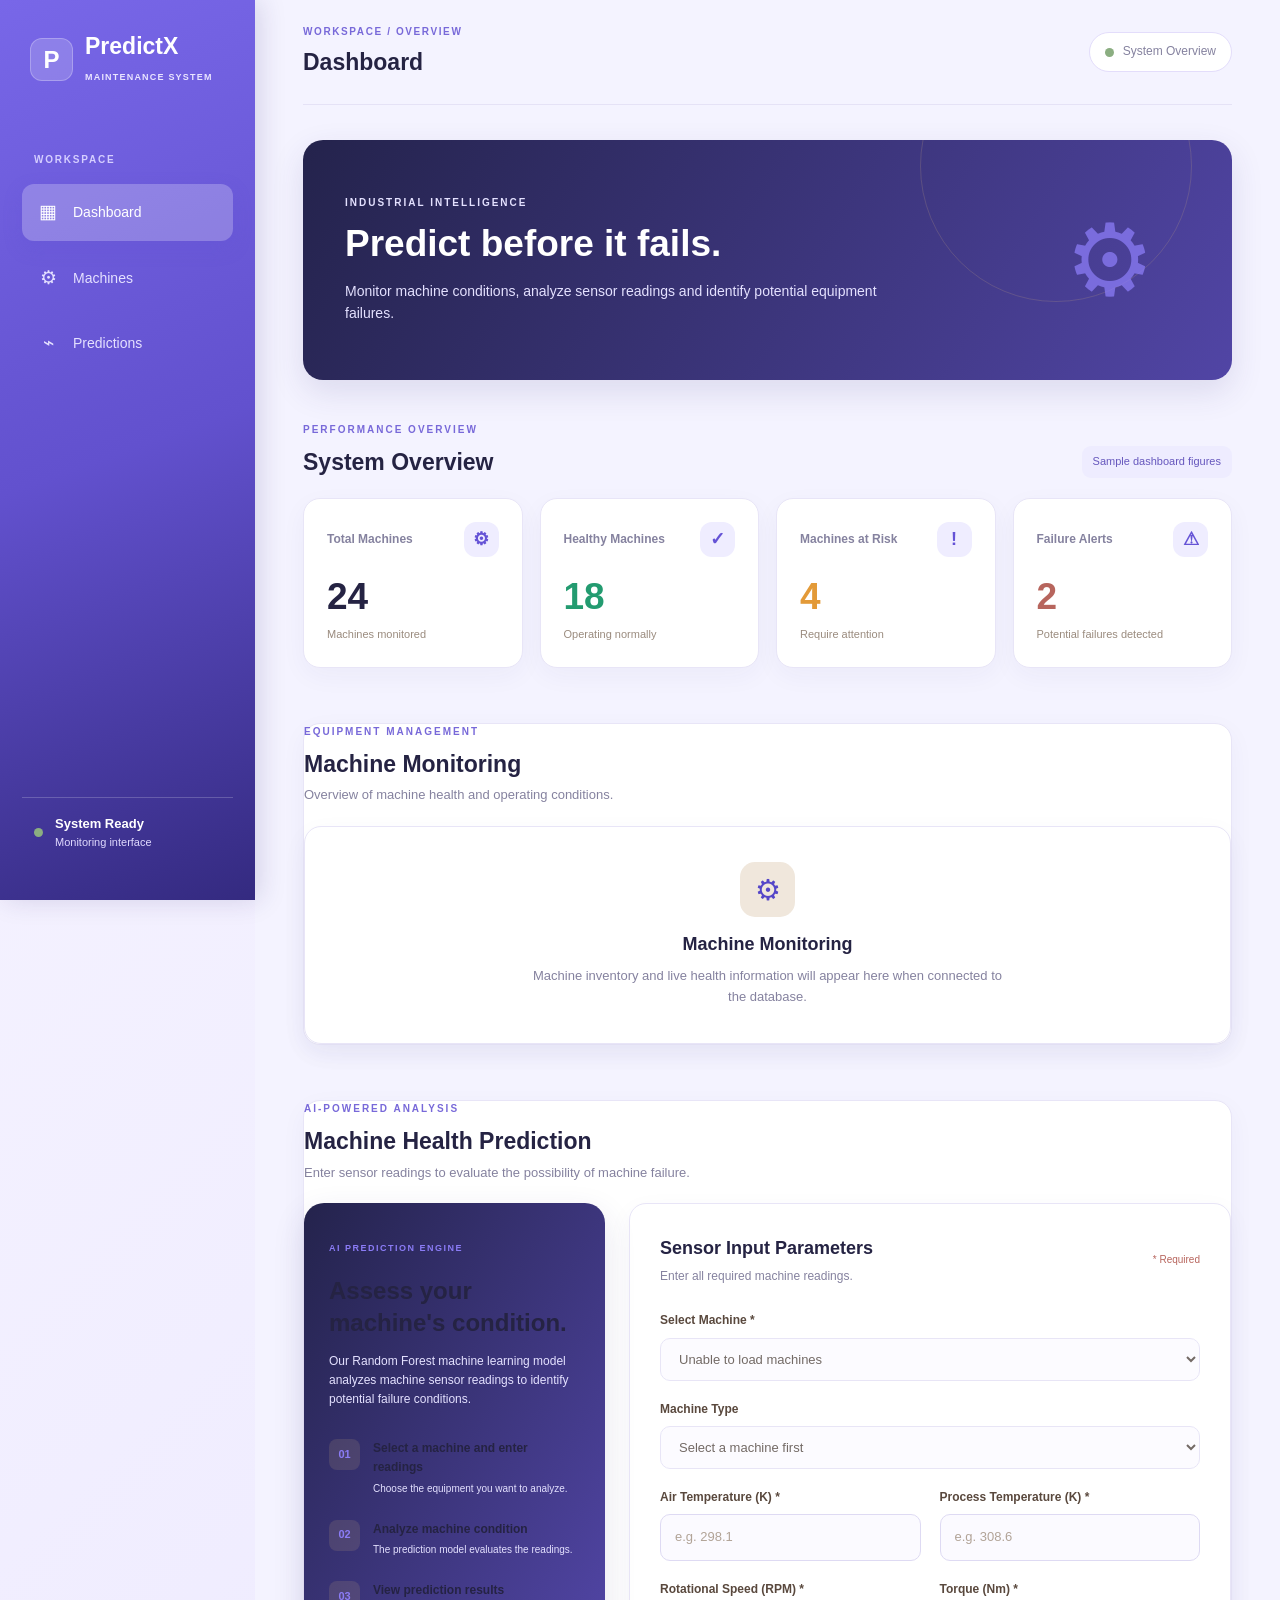
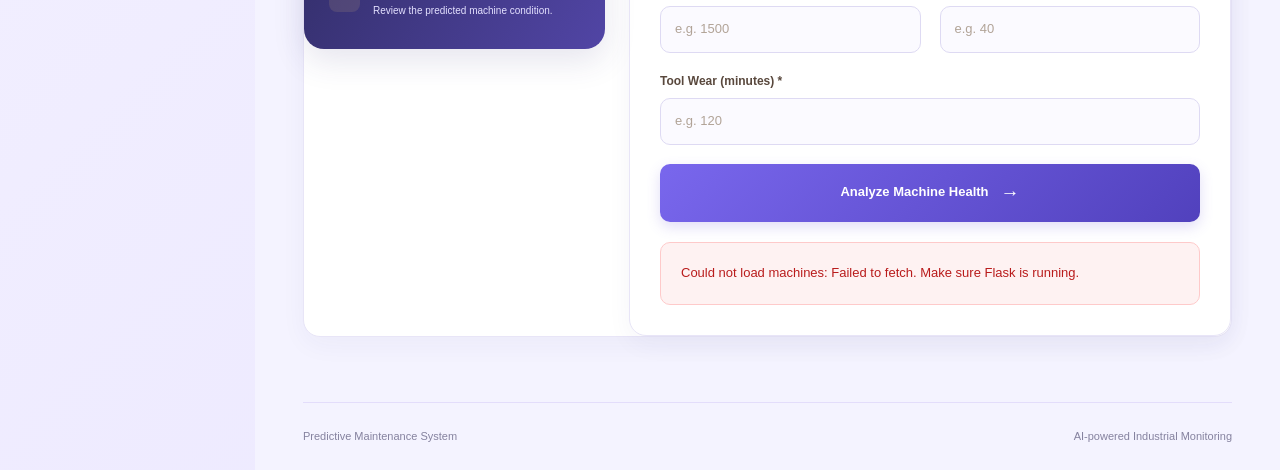
<file: Frontend/index.html>
<!DOCTYPE html>
<html lang="en">
<head>
    <meta charset="UTF-8">
    <meta name="viewport" content="width=device-width, initial-scale=1.0">
    <title>PredictX Maintenance | Industrial Intelligence</title>
    <link rel="stylesheet" href="style.css">
</head>
<body>

<div class="app-layout">

    <!-- Sidebar -->
    <aside class="sidebar">
        <div class="logo">
            <span class="logo-icon">P</span>
            <div>
                <h2>PredictX</h2>
                <span>MAINTENANCE SYSTEM</span>
            </div>
        </div>

        <p class="menu-label">WORKSPACE</p>

        <nav class="sidebar-nav">
            <a href="index.html" class="nav-item active">
                <span>▦</span> Dashboard
            </a>
            <a href="machines.html" class="nav-item">
                <span>⚙</span> Machines
            </a>
            <a href="predictions.html" class="nav-item">
                <span>⌁</span> Predictions
            </a>
        </nav>

        <div class="sidebar-bottom">
            <div class="system-status">
                <span class="status-dot"></span>
                <div>
                    <strong>System Ready</strong>
                    <small>Monitoring interface</small>
                </div>
            </div>
        </div>
    </aside>

    <!-- Main content -->
    <main class="main-content">

        <!-- Top bar -->
        <header class="topbar">
            <div>
                <p class="breadcrumb">WORKSPACE / OVERVIEW</p>
                <h2>Dashboard</h2>
            </div>
            <div class="topbar-right">
                <span class="live-indicator">
                    <span class="status-dot"></span>
                    System Overview
                </span>
            </div>
        </header>

        <!-- Dashboard -->
        <section class="dashboard-section" id="dashboard">

            <div class="welcome">
                <div>
                    <p class="eyebrow">INDUSTRIAL INTELLIGENCE</p>
                    <h1>Predict before it fails.</h1>
                    <p>
                        Monitor machine conditions, analyze sensor readings
                        and identify potential equipment failures.
                    </p>
                </div>
                <div class="welcome-icon">⚙</div>
            </div>

            <!-- Statistics -->
            <div class="section-heading">
                <div>
                    <p class="eyebrow">PERFORMANCE OVERVIEW</p>
                    <h2>System Overview</h2>
                </div>
                <span class="data-note">Sample dashboard figures</span>
            </div>

            <div class="stats-grid">

                <div class="stat-card">
                    <div class="stat-top">
                        <span>Total Machines</span>
                        <span class="stat-icon">⚙</span>
                    </div>
                    <h3 class="number">24</h3>
                    <p>Machines monitored</p>
                </div>

                <div class="stat-card">
                    <div class="stat-top">
                        <span>Healthy Machines</span>
                        <span class="stat-icon healthy-icon">✓</span>
                    </div>
                    <h3 class="number healthy">18</h3>
                    <p>Operating normally</p>
                </div>

                <div class="stat-card">
                    <div class="stat-top">
                        <span>Machines at Risk</span>
                        <span class="stat-icon warning-icon">!</span>
                    </div>
                    <h3 class="number warning">4</h3>
                    <p>Require attention</p>
                </div>

                <div class="stat-card">
                    <div class="stat-top">
                        <span>Failure Alerts</span>
                        <span class="stat-icon danger-icon">⚠</span>
                    </div>
                    <h3 class="number danger">2</h3>
                    <p>Potential failures detected</p>
                </div>

            </div>
        </section>

        <!-- Machines -->
        <section class="content-section" id="machines">

            <div class="section-heading">
                <div>
                    <p class="eyebrow">EQUIPMENT MANAGEMENT</p>
                    <h2>Machine Monitoring</h2>
                    <p class="section-description">
                        Overview of machine health and operating conditions.
                    </p>
                </div>
            </div>

            <div class="machine-panel">
                <div class="machine-placeholder">
                    <span class="machine-symbol">⚙</span>
                    <h3>Machine Monitoring</h3>
                    <p>
                        Machine inventory and live health information
                        will appear here when connected to the database.
                    </p>
                </div>
            </div>

        </section>

        <!-- Predictions -->
        <section class="content-section" id="prediction">

            <div class="section-heading">
                <div>
                    <p class="eyebrow">AI-POWERED ANALYSIS</p>
                    <h2>Machine Health Prediction</h2>
                    <p class="section-description">
                        Enter sensor readings to evaluate the possibility
                        of machine failure.
                    </p>
                </div>
            </div>

            <div class="prediction-layout">

                <div class="prediction-info">
                    <span class="ai-label">AI PREDICTION ENGINE</span>
                    <h3>Assess your machine's condition.</h3>
                    <p>
                        Our Random Forest machine learning model analyzes
                        machine sensor readings to identify potential
                        failure conditions.
                    </p>

                    <div class="info-point">
                        <span>01</span>
                        <div>
                            <strong>Select a machine and enter readings</strong>
                            <p>Choose the equipment you want to analyze.</p>
                        </div>
                    </div>

                    <div class="info-point">
                        <span>02</span>
                        <div>
                            <strong>Analyze machine condition</strong>
                            <p>The prediction model evaluates the readings.</p>
                        </div>
                    </div>

                    <div class="info-point">
                        <span>03</span>
                        <div>
                            <strong>View prediction results</strong>
                            <p>Review the predicted machine condition.</p>
                        </div>
                    </div>
                </div>

                <div class="prediction-box">

                    <div class="form-heading">
                        <div>
                            <h3>Sensor Input Parameters</h3>
                            <p>Enter all required machine readings.</p>
                        </div>
                        <span class="required-label">* Required</span>
                    </div>

                    <form id="predictionForm">

                        <!-- NEW: Machine selection -->
                        <div class="form-group">
                            <label for="machineId">Select Machine *</label>
                            <select id="machineId" name="machineId" required>
                                <option value="">Loading machines...</option>
                            </select>
                        </div>

                        <!-- Machine type is set automatically -->
                        <div class="form-group">
                            <label for="machineType">Machine Type</label>
                            <select id="machineType" name="machineType" disabled required>
                                <option value="">Select a machine first</option>
                                <option value="L">L - Low</option>
                                <option value="M">M - Medium</option>
                                <option value="H">H - High</option>
                            </select>
                        </div>

                        <div class="form-grid">

                            <div class="form-group">
                                <label for="airTemperature">
                                    Air Temperature (K) *
                                </label>
                                <input type="number"
                                    id="airTemperature"
                                    name="airTemperature"
                                    step="any"
                                    placeholder="e.g. 298.1"
                                    required>
                            </div>

                            <div class="form-group">
                                <label for="processTemperature">
                                    Process Temperature (K) *
                                </label>
                                <input type="number"
                                    id="processTemperature"
                                    name="processTemperature"
                                    step="any"
                                    placeholder="e.g. 308.6"
                                    required>
                            </div>

                            <div class="form-group">
                                <label for="rotationalSpeed">
                                    Rotational Speed (RPM) *
                                </label>
                                <input type="number"
                                    id="rotationalSpeed"
                                    name="rotationalSpeed"
                                    step="any"
                                    placeholder="e.g. 1500"
                                    required>
                            </div>

                            <div class="form-group">
                                <label for="torque">Torque (Nm) *</label>
                                <input type="number"
                                    id="torque"
                                    name="torque"
                                    step="any"
                                    placeholder="e.g. 40"
                                    required>
                            </div>

                            <div class="form-group full-width">
                                <label for="toolWear">Tool Wear (minutes) *</label>
                                <input type="number"
                                    id="toolWear"
                                    name="toolWear"
                                    step="any"
                                    placeholder="e.g. 120"
                                    required>
                            </div>

                        </div>

                        <button type="submit" id="predictButton">
                            Analyze Machine Health
                            <span>→</span>
                        </button>

                    </form>

                    <div id="predictionResult" aria-live="polite"></div>

                </div>
            </div>
        </section>

        <!-- Footer -->
        <footer class="footer">
            <p>Predictive Maintenance System</p>
            <span>AI-powered Industrial Monitoring</span>
        </footer>

    </main>
</div>

<script src="script.js"></script>
</body>
</html>
</file>
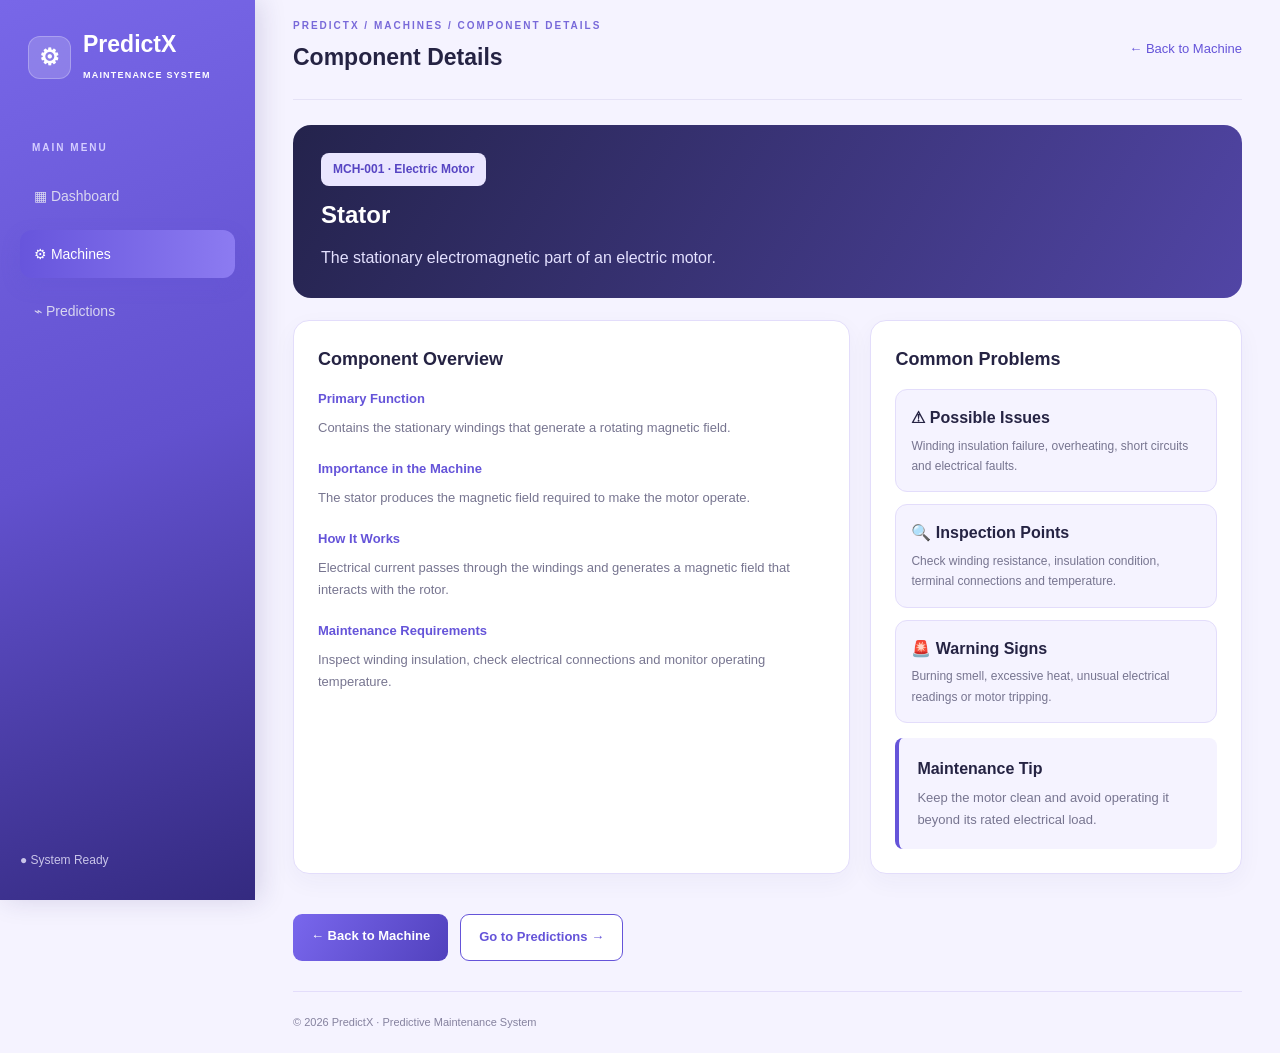
<file: Frontend/component-details.html>
<!DOCTYPE html>
<html lang="en">
<head>
<meta charset="UTF-8">
<meta name="viewport" content="width=device-width, initial-scale=1.0">
<title>Component Details | PredictX</title>
<link rel="stylesheet" href="style.css">

<style>
*{box-sizing:border-box}
body{
    margin:0;
    background:#F5F3FF!important;
    color:#252343;
    font-family:"Segoe UI",Arial,sans-serif;
}
.layout{display:flex;min-height:100vh}
.sidebar{
    width:255px;min-width:255px;
    padding:30px 20px;
    background:linear-gradient(180deg,#19183D,#342A80);
    color:white;display:flex;flex-direction:column;
}
.logo{display:flex;align-items:center;gap:12px;margin-bottom:55px}
.logo-icon{
    width:43px;height:43px;display:grid;place-items:center;
    background:#7967ED;border-radius:12px;font-size:23px
}
.logo h2{margin:0;color:white}
.logo span{font-size:10px;color:#d8d6f0}
.menu-label{color:#aaa7d0;font-size:10px;letter-spacing:2px}
.sidebar-nav{display:flex;flex-direction:column;gap:9px}
.nav-item{
    color:#d8d6f0;padding:13px 14px;
    border-radius:10px;text-decoration:none
}
.nav-item.active,.nav-item:hover{background:#6554D9;color:white}
.sidebar-bottom{margin-top:auto;color:#c9c5e9;font-size:12px}
main{flex:1;min-width:0;padding:0 38px}
.topbar{
    min-height:100px;display:flex;align-items:center;
    justify-content:space-between;
    border-bottom:1px solid #E3DDFB;margin-bottom:25px
}
.breadcrumb{font-size:10px;letter-spacing:2px;color:#85829F}
.topbar h2{margin:5px 0}
.back-link{color:#6554D9;text-decoration:none;font-size:13px}
.hero{
    padding:28px;border-radius:18px;color:white;
    background:linear-gradient(120deg,#24234C,#5145A5);
    margin-bottom:22px
}
.hero h1{color:white;margin:10px 0}
.hero p{color:#e4e1ff;margin:0;line-height:1.6}
.tag{
    display:inline-block;background:#eae6ff;color:#5745c3;
    padding:7px 12px;border-radius:8px;font-size:12px;font-weight:bold
}
.content-grid{
    display:grid;grid-template-columns:1.2fr .8fr;gap:20px
}
.panel{
    background:white;border:1px solid #E3DDFB;
    border-radius:16px;padding:24px;
    box-shadow:0 8px 25px #302b6b0b;
    margin-bottom:20px
}
.panel h2{font-size:18px;margin:0 0 15px}
.panel p{font-size:13px;color:#777590;line-height:1.7}
.info-item{margin-bottom:20px}
.info-item:last-child{margin-bottom:0}
.info-item h3{font-size:13px;margin:0 0 7px;color:#6554D9}
.info-item p{margin:0}
.status{
    padding:15px;border-radius:12px;
    background:#f5f3ff;border:1px solid #e3ddfb;
    margin-bottom:12px
}
.status strong{display:block;margin-bottom:5px}
.status p{margin:0;font-size:12px}
.tip{
    padding:18px;background:#f5f3ff;
    border-left:4px solid #6554D9;
    border-radius:8px;margin-top:15px
}
.tip p{margin:5px 0 0}
.action-row{display:flex;gap:12px;flex-wrap:wrap;margin:20px 0}
.action{
    padding:12px 18px;border-radius:9px;
    background:linear-gradient(120deg,#7967ED,#5141BD);
    color:white;text-decoration:none;font-size:13px;font-weight:600
}
.action.secondary{
    background:white;color:#6554D9;border:1px solid #6554D9
}
.footer{
    border-top:1px solid #E3DDFB;margin-top:30px;
    padding:22px 0;color:#85829F;font-size:11px
}
@media(max-width:850px){.content-grid{grid-template-columns:1fr}}
@media(max-width:700px){
    .layout{display:block}
    .sidebar{width:100%;min-width:0;padding:16px}
    .logo{margin-bottom:15px}
    .sidebar-nav{flex-direction:row;overflow:auto}
    main{padding:0 15px}
}
</style>
</head>

<body>
<div class="layout">

<aside class="sidebar">
    <div class="logo">
        <div class="logo-icon">⚙</div>
        <div>
            <h2>PredictX</h2>
            <span>MAINTENANCE SYSTEM</span>
        </div>
    </div>

    <p class="menu-label">MAIN MENU</p>
    <nav class="sidebar-nav">
        <a class="nav-item" href="index.html">▦ Dashboard</a>
        <a class="nav-item active" href="machines.html">⚙ Machines</a>
        <a class="nav-item" href="predictions.html">⌁ Predictions</a>
    </nav>

    <div class="sidebar-bottom">● System Ready</div>
</aside>

<main>
<header class="topbar">
    <div>
        <div class="breadcrumb">PREDICTX / MACHINES / COMPONENT DETAILS</div>
        <h2>Component Details</h2>
    </div>
    <a class="back-link" id="backLink" href="machines.html">← Back to Machine</a>
</header>

<section class="hero">
    <span class="tag" id="machineTag">MCH-001</span>
    <h1 id="componentName">Component Name</h1>
    <p id="componentIntro">Component description</p>
</section>

<div class="content-grid">

<section class="panel">
    <h2>Component Overview</h2>

    <div class="info-item">
        <h3>Primary Function</h3>
        <p id="functionText"></p>
    </div>

    <div class="info-item">
        <h3>Importance in the Machine</h3>
        <p id="importanceText"></p>
    </div>

    <div class="info-item">
        <h3>How It Works</h3>
        <p id="workingText"></p>
    </div>

    <div class="info-item">
        <h3>Maintenance Requirements</h3>
        <p id="maintenanceText"></p>
    </div>
</section>

<section class="panel">
    <h2>Common Problems</h2>
    <div class="status">
        <strong>⚠ Possible Issues</strong>
        <p id="issuesText"></p>
    </div>

    <div class="status">
        <strong>🔍 Inspection Points</strong>
        <p id="inspectionText"></p>
    </div>

    <div class="status">
        <strong>🚨 Warning Signs</strong>
        <p id="warningText"></p>
    </div>

    <div class="tip">
        <strong>Maintenance Tip</strong>
        <p id="tipText"></p>
    </div>
</section>

</div>

<div class="action-row">
    <a class="action" id="backButton" href="machine-details.html?id=MCH-001">
        ← Back to Machine
    </a>
    <a class="action secondary" href="predictions.html">
        Go to Predictions →
    </a>
</div>

<footer class="footer">
    © 2026 PredictX · Predictive Maintenance System
</footer>
</main>
</div>

<script>
const componentData = {
"MCH-001":[
{
name:"Stator",
intro:"The stationary electromagnetic part of an electric motor.",
function:"Contains the stationary windings that generate a rotating magnetic field.",
importance:"The stator produces the magnetic field required to make the motor operate.",
working:"Electrical current passes through the windings and generates a magnetic field that interacts with the rotor.",
maintenance:"Inspect winding insulation, check electrical connections and monitor operating temperature.",
issues:"Winding insulation failure, overheating, short circuits and electrical faults.",
inspection:"Check winding resistance, insulation condition, terminal connections and temperature.",
warning:"Burning smell, excessive heat, unusual electrical readings or motor tripping.",
tip:"Keep the motor clean and avoid operating it beyond its rated electrical load."
},
{
name:"Rotor",
intro:"The rotating assembly inside an electric motor.",
function:"Converts electromagnetic force into mechanical rotation.",
importance:"The rotor is responsible for producing the motor's rotating mechanical output.",
working:"The magnetic field produced by the stator creates torque that makes the rotor rotate.",
maintenance:"Inspect rotor balance, shaft alignment and signs of mechanical damage.",
issues:"Rotor imbalance, broken rotor bars, deformation and excessive vibration.",
inspection:"Monitor vibration, rotational speed and bearing condition.",
warning:"Unusual vibration, reduced speed, excessive noise or overheating.",
tip:"Check rotor alignment and vibration regularly."
},
{
name:"Bearings",
intro:"Mechanical supports that allow the motor shaft to rotate smoothly.",
function:"Reduce friction and support the rotating shaft.",
importance:"Healthy bearings prevent excessive vibration and shaft damage.",
working:"Rolling elements move between bearing races, allowing smooth rotation with reduced friction.",
maintenance:"Apply appropriate lubrication and inspect for wear and contamination.",
issues:"Lubrication failure, wear, overheating and bearing fatigue.",
inspection:"Check vibration, bearing temperature, noise and lubrication.",
warning:"Grinding sounds, increased temperature and abnormal vibration.",
tip:"Use the recommended lubricant and replacement interval."
},
{
name:"Cooling Fan",
intro:"The fan responsible for removing heat from the electric motor.",
function:"Circulates air around the motor to dissipate heat.",
importance:"Prevents the motor from overheating during continuous operation.",
working:"The fan rotates with the motor shaft and moves cooling air over the motor body.",
maintenance:"Clean fan blades and air passages and inspect fan damage.",
issues:"Blocked airflow, broken blades, dust accumulation and loose fan connections.",
inspection:"Check airflow, blade condition and fan rotation.",
warning:"Rising motor temperature or weak airflow.",
tip:"Keep ventilation openings free from dust and obstruction."
},
{
name:"Shaft",
intro:"The mechanical output shaft of an electric motor.",
function:"Transfers rotational power from the motor to connected machinery.",
importance:"It provides the mechanical connection between the motor and its load.",
working:"The rotor rotates the shaft, which transfers torque to the attached equipment.",
maintenance:"Check alignment, surface wear and shaft condition.",
issues:"Misalignment, bending, fatigue and surface damage.",
inspection:"Inspect shaft alignment, runout and coupling condition.",
warning:"Excessive vibration, unusual noise and coupling wear.",
tip:"Maintain proper alignment between the motor and driven equipment."
},
{
name:"Motor Housing",
intro:"The external body that encloses and protects motor components.",
function:"Provides structural support and protects internal motor parts.",
importance:"It protects electrical and mechanical assemblies from external damage.",
working:"The housing supports the stator and provides a protective enclosure.",
maintenance:"Clean external surfaces and inspect mounting points and corrosion.",
issues:"Cracks, corrosion, loose mounting bolts and blocked cooling fins.",
inspection:"Check housing integrity, mounting bolts and surface temperature.",
warning:"Visible cracks, loose fittings and abnormal heating.",
tip:"Keep the housing clean and ensure all mounting bolts remain secure."
}
],

"MCH-002":[
{
name:"Impeller",
intro:"The rotating component that transfers energy to the pumped fluid.",
function:"Increases fluid velocity through centrifugal action.",
importance:"It is the main energy-transfer component of a centrifugal pump.",
working:"The impeller rotates and throws fluid outward from its centre toward the pump casing.",
maintenance:"Inspect blades for erosion, corrosion and deposits.",
issues:"Cavitation damage, erosion, blockage and imbalance.",
inspection:"Check impeller blades, vibration and pump performance.",
warning:"Reduced flow, unusual noise and increased vibration.",
tip:"Avoid operating the pump under conditions that cause cavitation."
},
{
name:"Pump Casing",
intro:"The outer chamber that surrounds the impeller.",
function:"Collects and directs fluid from the impeller toward the discharge outlet.",
importance:"Maintains the fluid path and supports pressure development.",
working:"The casing converts part of the fluid velocity into pressure as fluid moves toward the outlet.",
maintenance:"Inspect for leakage, corrosion and cracks.",
issues:"Corrosion, leakage, erosion and casing damage.",
inspection:"Check casing joints, seals and pressure condition.",
warning:"Visible leakage, unusual pressure changes and corrosion.",
tip:"Inspect casing joints and maintain proper operating pressure."
},
{
name:"Pump Shaft",
intro:"The rotating shaft that connects the drive source to the impeller.",
function:"Transfers torque from the motor to the impeller.",
importance:"Ensures that the impeller rotates at the required speed.",
working:"The motor drives the shaft, which rotates the attached impeller.",
maintenance:"Inspect alignment, shaft wear and coupling condition.",
issues:"Shaft bending, misalignment, fatigue and corrosion.",
inspection:"Check shaft runout, alignment and vibration.",
warning:"Excessive vibration, leakage around seals and unusual noise.",
tip:"Maintain correct motor-pump alignment."
},
{
name:"Mechanical Seal",
intro:"A sealing arrangement around the rotating pump shaft.",
function:"Prevents pumped fluid from leaking along the shaft.",
importance:"Protects the pump area and maintains fluid containment.",
working:"Stationary and rotating sealing faces remain in contact to restrict leakage.",
maintenance:"Inspect sealing faces and check for leakage.",
issues:"Seal wear, overheating, contamination and damaged sealing faces.",
inspection:"Observe leakage rate, seal temperature and seal condition.",
warning:"Visible fluid leakage and overheating around the seal.",
tip:"Avoid dry running and maintain suitable operating conditions."
},
{
name:"Bearings",
intro:"Supports the rotating pump shaft.",
function:"Maintains shaft position and reduces rotational friction.",
importance:"Provides stable shaft rotation and reduces mechanical vibration.",
working:"Rolling elements support the shaft while allowing it to rotate.",
maintenance:"Lubricate as recommended and monitor bearing condition.",
issues:"Wear, lubrication failure, contamination and overheating.",
inspection:"Monitor bearing temperature, vibration and noise.",
warning:"Grinding noise, excessive heat and vibration.",
tip:"Use the correct lubricant and inspect bearing condition periodically."
},
{
name:"Coupling",
intro:"Mechanical connection between the pump and its driving motor.",
function:"Transfers rotational power from the motor to the pump shaft.",
importance:"Allows both shafts to operate together.",
working:"The coupling connects the two shafts and transfers torque.",
maintenance:"Check alignment, coupling wear and fasteners.",
issues:"Misalignment, damaged flexible elements and loose fasteners.",
inspection:"Inspect coupling condition and shaft alignment.",
warning:"Vibration, coupling noise and abnormal wear.",
tip:"Verify alignment after installation or major maintenance."
}
],

"MCH-003":[
{
name:"Input Gear",
intro:"The first gear in the gearbox power transmission path.",
function:"Receives mechanical power from the input shaft.",
importance:"Introduces rotational energy into the gearbox.",
working:"The input gear meshes with other gears to transfer rotation and torque.",
maintenance:"Inspect tooth surfaces, lubrication and gear alignment.",
issues:"Tooth wear, pitting, cracking and poor lubrication.",
inspection:"Check tooth condition, backlash and gear noise.",
warning:"Gear rattling, metal particles in oil and vibration.",
tip:"Maintain the recommended lubricant level and grade."
},
{
name:"Output Gear",
intro:"The gear that delivers the modified rotational output.",
function:"Transfers power at the required speed and torque.",
importance:"Determines the gearbox output characteristics.",
working:"It meshes with the connected gears to produce the required output ratio.",
maintenance:"Inspect gear teeth and monitor lubrication condition.",
issues:"Tooth damage, wear, pitting and misalignment.",
inspection:"Check gear backlash, noise and tooth surface condition.",
warning:"Abnormal noise, reduced performance and metal debris.",
tip:"Check gear contact and lubrication during scheduled inspections."
},
{
name:"Gear Shaft",
intro:"The shaft that supports and rotates the gearbox gears.",
function:"Carries gears and transfers torque through the gearbox.",
importance:"Maintains the correct position of gears during power transmission.",
working:"The shaft rotates with the connected gear assembly and transfers mechanical power.",
maintenance:"Inspect alignment, surface wear and shaft condition.",
issues:"Shaft bending, fatigue, misalignment and excessive wear.",
inspection:"Check shaft runout, bearing support and alignment.",
warning:"Vibration, unusual noise and irregular gear movement.",
tip:"Monitor shaft alignment and avoid excessive loading."
},
{
name:"Bearings",
intro:"Supports gearbox shafts and allows smooth rotation.",
function:"Reduces friction and maintains shaft positioning.",
importance:"Prevents unwanted movement and supports reliable gear operation.",
working:"Bearing elements allow shafts to rotate while carrying mechanical loads.",
maintenance:"Check lubrication, temperature and wear.",
issues:"Bearing fatigue, contamination, overheating and lubrication failure.",
inspection:"Monitor bearing temperature, vibration and noise.",
warning:"Grinding sounds, hot bearing surfaces and increasing vibration.",
tip:"Maintain suitable lubrication and replace worn bearings promptly."
},
{
name:"Lubrication System",
intro:"The system that supplies lubricant to moving gearbox components.",
function:"Reduces friction and removes heat from gears and bearings.",
importance:"Protects components from excessive wear and overheating.",
working:"Lubricant forms a protective film between moving surfaces.",
maintenance:"Check oil level, oil quality, leaks and filtration.",
issues:"Low oil level, contamination, degraded lubricant and leakage.",
inspection:"Inspect oil colour, level, viscosity and metal particles.",
warning:"High operating temperature, unusual noise and oil leakage.",
tip:"Use the specified lubricant and follow oil replacement schedules."
},
{
name:"Gear Housing",
intro:"The protective enclosure surrounding the gearbox assembly.",
function:"Holds gears, shafts and bearings in their correct positions.",
importance:"Provides structural support and contains the lubricant.",
working:"The housing maintains gear alignment and protects internal components.",
maintenance:"Inspect for cracks, leakage, corrosion and loose fittings.",
issues:"Oil leakage, cracks, loose fasteners and damaged mounting points.",
inspection:"Check joints, mounting bolts and housing temperature.",
warning:"Oil stains, unusual vibration and visible cracks.",
tip:"Keep the housing clean and check for lubricant leaks."
}
],

"MCH-004":[
{
name:"Compressor Head",
intro:"The assembly where air compression takes place.",
function:"Contains the main compression mechanism.",
importance:"Determines the compressor's ability to generate compressed air.",
working:"The compression mechanism reduces the volume of incoming air to increase pressure.",
maintenance:"Inspect for leaks, overheating and internal wear.",
issues:"Overheating, worn internal parts and pressure loss.",
inspection:"Check operating temperature, pressure and leakage.",
warning:"Reduced pressure, excessive heat and unusual noise.",
tip:"Maintain proper cooling and follow the recommended service schedule."
},
{
name:"Piston",
intro:"The moving component inside the compressor cylinder.",
function:"Compresses air by moving inside the cylinder.",
importance:"Produces the pressure increase needed for compressed air.",
working:"The piston moves through the cylinder, reducing the air volume during the compression stroke.",
maintenance:"Inspect piston rings, cylinder surfaces and lubrication.",
issues:"Ring wear, scoring, overheating and excessive clearance.",
inspection:"Check compression performance, noise and oil consumption.",
warning:"Reduced pressure, excessive oil use and knocking sounds.",
tip:"Maintain lubrication and avoid operating the compressor above its rated capacity."
},
{
name:"Intake Valve",
intro:"The valve that controls air entering the compressor cylinder.",
function:"Allows fresh air to enter during the intake stroke.",
importance:"Ensures the cylinder receives the required air supply.",
working:"The valve opens during intake and closes during compression.",
maintenance:"Inspect valve seating and remove dirt deposits.",
issues:"Sticking, leakage, damaged valve plates and contamination.",
inspection:"Check valve movement, seating and intake airflow.",
warning:"Reduced air intake, unusual noise and poor compressor performance.",
tip:"Keep intake filters clean to prevent valve contamination."
},
{
name:"Discharge Valve",
intro:"The valve that releases compressed air from the cylinder.",
function:"Allows compressed air to flow toward the storage tank.",
importance:"Maintains correct discharge flow and pressure.",
working:"The valve opens when cylinder pressure exceeds discharge pressure.",
maintenance:"Inspect valve seating and check for leakage or damage.",
issues:"Valve leakage, sticking, overheating and damaged plates.",
inspection:"Monitor discharge pressure and valve temperature.",
warning:"Low delivery pressure and excessive discharge temperature.",
tip:"Inspect valves periodically and replace damaged sealing parts."
},
{
name:"Air Tank",
intro:"The pressure vessel used to store compressed air.",
function:"Stores compressed air for later use.",
importance:"Provides a stable supply of air and reduces pressure fluctuations.",
working:"Compressed air enters the tank and is stored until required by connected equipment.",
maintenance:"Drain accumulated moisture and inspect for corrosion.",
issues:"Corrosion, pressure leakage, drain blockage and structural damage.",
inspection:"Check pressure gauge, drain valve and tank condition.",
warning:"Pressure loss, moisture accumulation and visible corrosion.",
tip:"Drain condensate regularly and follow pressure-vessel inspection requirements."
},
{
name:"Cooling System",
intro:"The system that removes heat generated during air compression.",
function:"Controls compressor temperature.",
importance:"Prevents overheating and protects internal components.",
working:"Airflow or a cooling arrangement removes heat from the compressor assembly.",
maintenance:"Clean cooling fins and inspect fans and airflow passages.",
issues:"Blocked passages, fan failure and poor heat dissipation.",
inspection:"Check airflow, fan rotation and operating temperature.",
warning:"High temperature, thermal shutdown and weak airflow.",
tip:"Keep cooling passages clean and unobstructed."
}
],

"MCH-005":[
{
name:"Conveyor Belt",
intro:"The continuous moving surface that carries materials.",
function:"Transports products and materials between locations.",
importance:"It is the main material-carrying element of the conveyor.",
working:"The drive pulley moves the belt around the conveyor structure.",
maintenance:"Inspect belt tension, surface damage and tracking.",
issues:"Belt tearing, slipping, misalignment and excessive wear.",
inspection:"Check belt surface, tracking and tension.",
warning:"Belt slipping, unusual movement and damaged edges.",
tip:"Maintain correct belt tension and remove material buildup."
},
{
name:"Rollers",
intro:"Rotating supports positioned beneath or around the conveyor belt.",
function:"Support and guide the belt during movement.",
importance:"Reduce belt friction and help maintain smooth transportation.",
working:"Rollers rotate as the belt moves over them.",
maintenance:"Inspect roller rotation, bearings and accumulated material.",
issues:"Bearing failure, seized rollers, wear and misalignment.",
inspection:"Check roller rotation, noise and surface condition.",
warning:"Roller noise, uneven belt movement and excessive resistance.",
tip:"Replace seized or damaged rollers promptly."
},
{
name:"Drive Motor",
intro:"The motor that provides mechanical power to the conveyor.",
function:"Supplies the torque required to move the belt.",
importance:"Controls the conveyor's movement and operating speed.",
working:"The motor rotates the drive mechanism that moves the conveyor belt.",
maintenance:"Monitor temperature, vibration and electrical connections.",
issues:"Overheating, bearing wear, electrical faults and overloading.",
inspection:"Check current, temperature, vibration and motor speed.",
warning:"Motor tripping, unusual noise and slow belt movement.",
tip:"Avoid overloading the conveyor and monitor motor operating conditions."
},
{
name:"Gearbox",
intro:"The transmission unit between the drive motor and conveyor.",
function:"Adjusts rotational speed and torque.",
importance:"Provides the suitable output needed to move the conveyor load.",
working:"Gears transfer power from the motor while modifying speed and torque.",
maintenance:"Inspect gear lubrication, temperature and vibration.",
issues:"Gear wear, oil leakage, bearing damage and overheating.",
inspection:"Check oil condition, noise and operating temperature.",
warning:"Gear rattling, oil leakage and excessive heat.",
tip:"Maintain the specified gearbox lubricant and inspect for leaks."
},
{
name:"Drive Pulley",
intro:"The pulley responsible for transmitting movement to the belt.",
function:"Transfers rotational motion from the drive assembly to the belt.",
importance:"Provides the traction needed to move conveyor materials.",
working:"The pulley rotates and moves the belt through frictional contact.",
maintenance:"Inspect pulley lagging, alignment and surface condition.",
issues:"Wear, belt slippage, buildup and misalignment.",
inspection:"Check pulley surface, belt contact and alignment.",
warning:"Belt slipping, uneven movement and worn pulley surfaces.",
tip:"Keep the pulley surface clean and maintain proper belt tension."
},
{
name:"Frame",
intro:"The supporting structure of the conveyor system.",
function:"Supports rollers, pulleys and the conveyor belt.",
importance:"Maintains the structural stability and alignment of the system.",
working:"The frame carries the mechanical load and holds conveyor components in position.",
maintenance:"Inspect joints, supports, corrosion and mounting bolts.",
issues:"Cracks, deformation, corrosion and loose connections.",
inspection:"Check frame alignment, structural joints and supports.",
warning:"Visible bending, unusual vibration and loose supports.",
tip:"Inspect structural supports regularly, especially under heavy loads."
}
],

"MCH-006":[
{
name:"Hydraulic Cylinder",
intro:"The actuator that produces the pressing movement.",
function:"Converts hydraulic pressure into linear mechanical force.",
importance:"Generates the force required for pressing operations.",
working:"Pressurised hydraulic fluid acts on the piston to create linear movement.",
maintenance:"Inspect seals, cylinder surfaces and fluid leakage.",
issues:"Seal failure, internal leakage, scoring and pressure loss.",
inspection:"Check cylinder movement, pressure and external leakage.",
warning:"Slow movement, oil leakage and reduced pressing force.",
tip:"Keep hydraulic fluid clean and inspect seals regularly."
},
{
name:"Piston",
intro:"The moving element inside the hydraulic cylinder.",
function:"Transfers hydraulic pressure into mechanical movement.",
importance:"Produces the controlled movement of the press.",
working:"Hydraulic fluid pressure pushes the piston through the cylinder.",
maintenance:"Inspect piston surface, seals and movement.",
issues:"Seal wear, surface scoring, leakage and sticking.",
inspection:"Check piston movement, sealing and cylinder pressure.",
warning:"Jerky movement, pressure loss and hydraulic leakage.",
tip:"Use clean hydraulic fluid and maintain proper sealing."
},
{
name:"Hydraulic Pump",
intro:"The unit that supplies pressurised fluid to the hydraulic circuit.",
function:"Creates the fluid flow needed to operate the press.",
importance:"Provides the hydraulic power required by the cylinder.",
working:"The pump draws fluid from the reservoir and sends it into the pressurised circuit.",
maintenance:"Monitor fluid level, filter condition and pump noise.",
issues:"Cavitation, internal wear, leakage and reduced flow.",
inspection:"Check operating pressure, flow and pump temperature.",
warning:"Whining noise, low pressure and slow press movement.",
tip:"Maintain correct fluid levels and clean hydraulic filters."
},
{
name:"Control Valve",
intro:"The valve that regulates hydraulic fluid flow.",
function:"Controls the direction and pressure of hydraulic fluid.",
importance:"Allows controlled movement and operation of the press.",
working:"The valve directs fluid to the required side of the hydraulic actuator.",
maintenance:"Inspect valve operation, connections and leakage.",
issues:"Valve blockage, sticking, internal leakage and contamination.",
inspection:"Check response, pressure regulation and fluid leakage.",
warning:"Uncontrolled movement, delayed response and pressure fluctuation.",
tip:"Keep hydraulic fluid clean to prevent valve blockage."
},
{
name:"Hydraulic Hoses",
intro:"Flexible lines that carry hydraulic fluid between system components.",
function:"Transfer pressurised fluid through the hydraulic circuit.",
importance:"Maintain fluid connections between the pump, valves and cylinder.",
working:"Fluid flows through reinforced hoses to operate the hydraulic actuator.",
maintenance:"Inspect hose surfaces, fittings and connections.",
issues:"Cracks, abrasion, leakage and fitting damage.",
inspection:"Check hose condition, fittings and signs of swelling.",
warning:"Visible leakage, bulging hoses and pressure drops.",
tip:"Replace damaged hoses immediately and use correctly rated replacements."
},
{
name:"Press Frame",
intro:"The structural body that supports the hydraulic press.",
function:"Supports the cylinder, workpiece and pressing loads.",
importance:"Maintains structural stability during pressing operations.",
working:"The frame transfers and withstands the reaction forces produced during pressing.",
maintenance:"Inspect structural joints, alignment and signs of deformation.",
issues:"Cracks, bending, loose bolts and structural fatigue.",
inspection:"Check frame alignment, welds and mounting points.",
warning:"Visible deformation, unusual movement and structural cracks.",
tip:"Never exceed the press's rated load capacity."
}
]
};

const params = new URLSearchParams(window.location.search);
const machineId = params.get("id") || "MCH-001";
const partIndex = Number.parseInt(params.get("part") || "0",10);

const names = {
"MCH-001":"Electric Motor",
"MCH-002":"Centrifugal Pump",
"MCH-003":"Industrial Gearbox",
"MCH-004":"Air Compressor",
"MCH-005":"Conveyor System",
"MCH-006":"Hydraulic Press"
};

const machineComponents = componentData[machineId] || componentData["MCH-001"];
const component = machineComponents[partIndex] || machineComponents[0];

document.getElementById("machineTag").textContent =
    machineId + " · " + names[machineId];

document.getElementById("componentName").textContent = component.name;
document.getElementById("componentIntro").textContent = component.intro;

document.getElementById("functionText").textContent = component.function;
document.getElementById("importanceText").textContent = component.importance;
document.getElementById("workingText").textContent = component.working;
document.getElementById("maintenanceText").textContent = component.maintenance;
document.getElementById("issuesText").textContent = component.issues;
document.getElementById("inspectionText").textContent = component.inspection;
document.getElementById("warningText").textContent = component.warning;
document.getElementById("tipText").textContent = component.tip;

const machineUrl =
    "machine-details.html?id=" + encodeURIComponent(machineId);

document.getElementById("backLink").href = machineUrl;
document.getElementById("backButton").href = machineUrl;
</script>
</body>
</html>
</file>
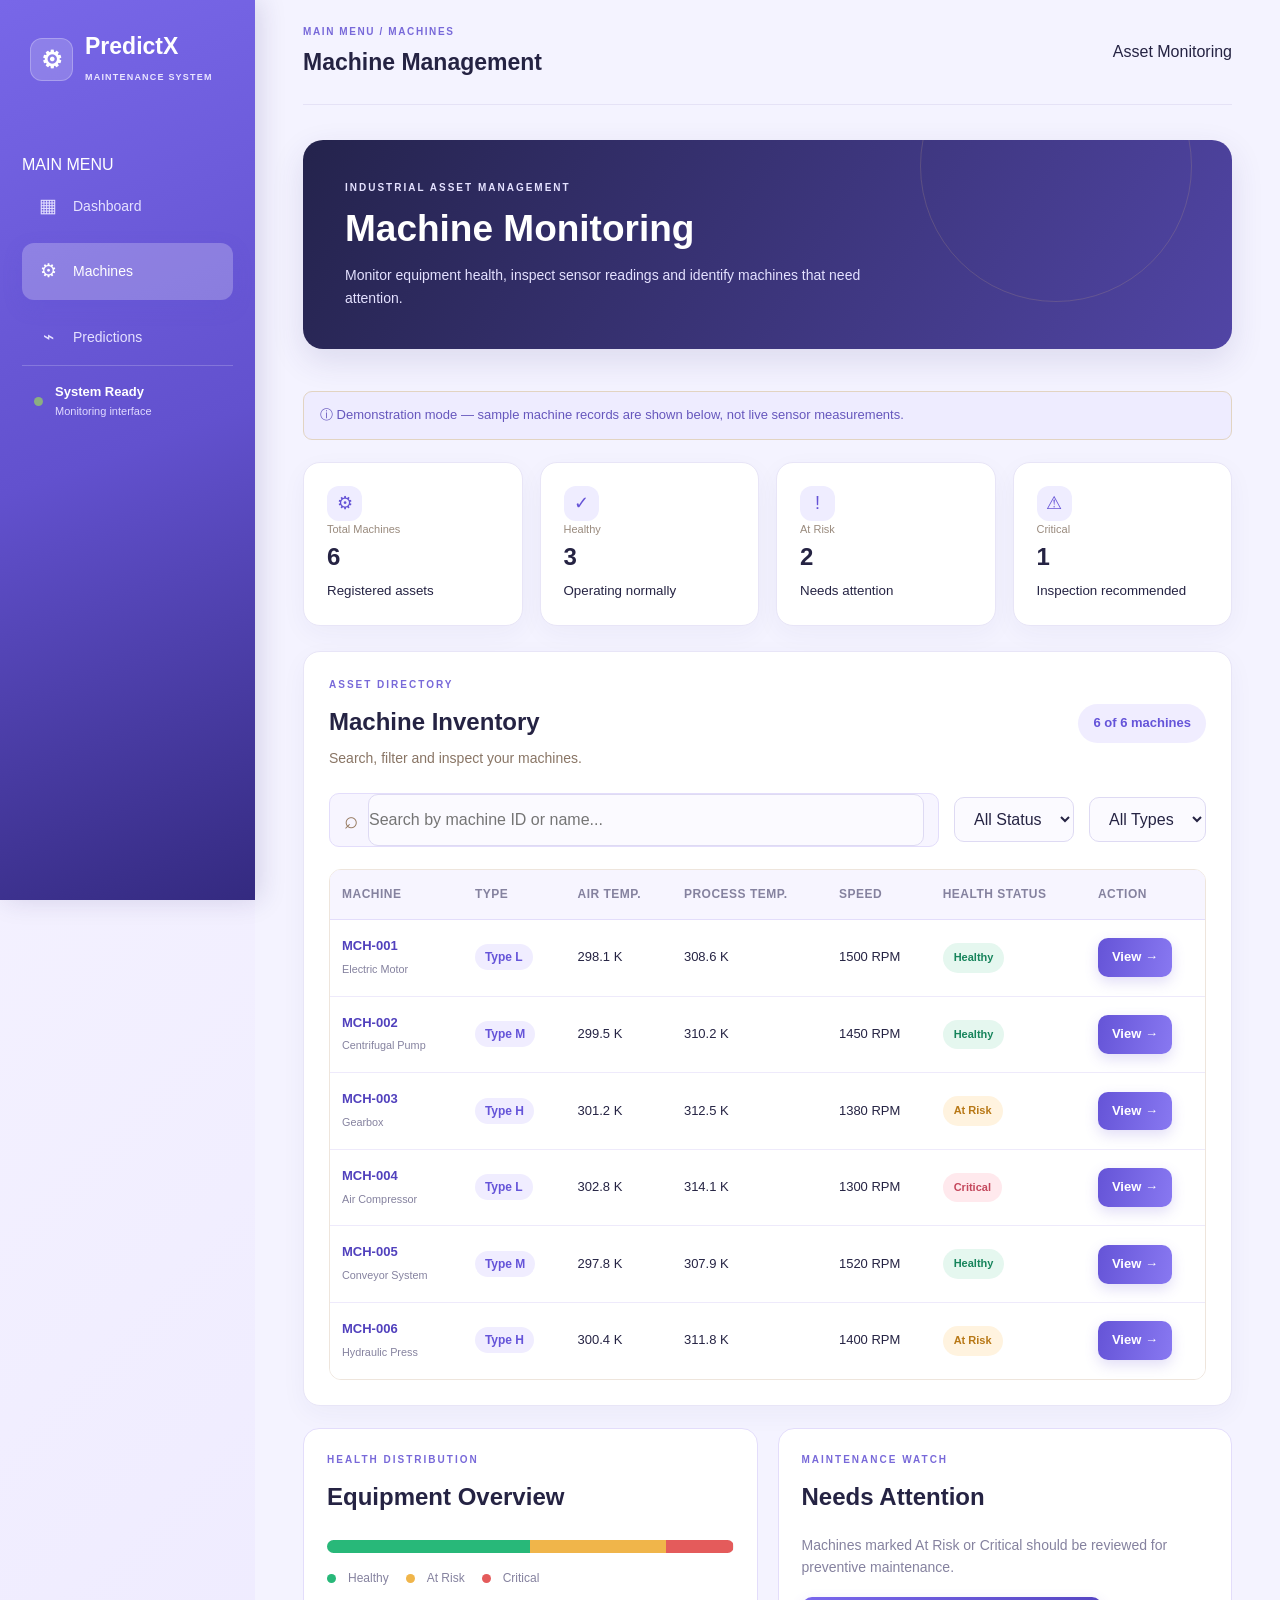
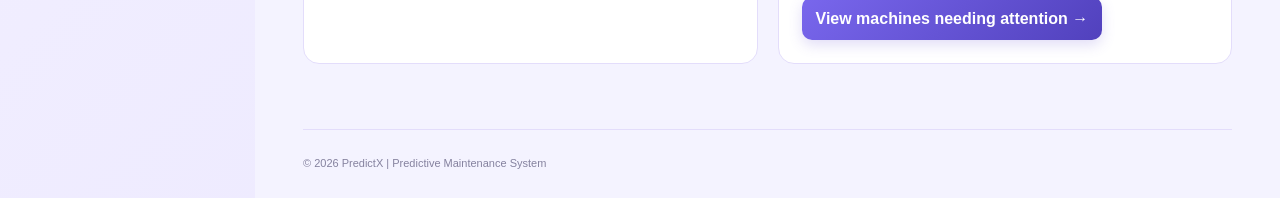
<file: Frontend/machines.html>
<!DOCTYPE html>
<html lang="en">
<head>
    <meta charset="UTF-8">
    <meta name="viewport" content="width=device-width, initial-scale=1.0">
    <title>Machines | PredictX</title>
    <link rel="stylesheet" href="style.css">

    <style>
        .machine-workspace {
            background: #fff;
            border: 1px solid #E3DDFB;
            border-radius: 18px;
            padding: 25px;
            margin-top: 25px;
        }

        .machine-section-heading,
        .machine-toolbar {
            display: flex;
            justify-content: space-between;
            align-items: center;
            gap: 15px;
            flex-wrap: wrap;
        }

        .machine-section-heading h2 {
            color: #252343;
            margin: 5px 0;
        }

        .machine-section-heading p {
            color: #85829F;
        }

        .machine-total {
            background: #F0EDFF;
            color: #6554D9;
            padding: 9px 15px;
            border-radius: 20px;
            font-weight: 600;
        }

        .machine-toolbar {
            margin: 22px 0;
        }

        .machine-search {
            display: flex;
            align-items: center;
            gap: 10px;
            flex: 1;
            min-width: 220px;
            background: #F7F5FF;
            border: 1px solid #E3DDFB;
            border-radius: 10px;
            padding: 0 14px;
        }

        .machine-search input {
            width: 100%;
            padding: 12px 0;
            border: none;
            outline: none;
            background: transparent;
            color: #252343;
        }

        .machine-toolbar select {
            padding: 12px 15px;
            border: 1px solid #E3DDFB;
            border-radius: 10px;
            background: #F7F5FF;
            color: #252343;
            outline: none;
        }

        .machine-table-wrapper {
            width: 100%;
            overflow-x: auto;
        }

        .machine-table {
            width: 100%;
            min-width: 850px;
            border-collapse: collapse;
        }

        .machine-table th {
            background: #F7F5FF;
            color: #85829F;
            font-size: 12px;
            text-transform: uppercase;
            letter-spacing: .5px;
            text-align: left;
            padding: 15px 12px;
            white-space: nowrap;
        }

        .machine-table td {
            padding: 16px 12px;
            border-bottom: 1px solid #EEEAFB;
            color: #252343;
            font-size: 13px;
        }

        .machine-table tbody tr:hover {
            background: #FAF9FF;
        }

        .machine-table td strong {
            color: #5141BD;
        }

        .machine-table td small {
            color: #85829F;
            display: inline-block;
            margin-top: 4px;
        }

        .type-pill {
            background: #F0EDFF;
            color: #6554D9;
            padding: 6px 10px;
            border-radius: 20px;
            font-size: 12px;
            font-weight: 600;
        }

        .machine-status {
            display: inline-block;
            padding: 6px 11px;
            border-radius: 20px;
            font-size: 11px;
            font-weight: 700;
            white-space: nowrap;
        }

        .machine-status.healthy {
            background: #E4F7ED;
            color: #16834A;
        }

        .machine-status.at-risk {
            background: #FFF2D8;
            color: #A66A00;
        }

        .machine-status.critical {
            background: #FFE6E6;
            color: #C03939;
        }

        .view-machine-btn,
        .machine-action-btn {
            border: none;
            background: linear-gradient(135deg, #7967ED, #5141BD);
            color: white;
            padding: 9px 14px;
            border-radius: 8px;
            cursor: pointer;
            font-weight: 600;
            white-space: nowrap;
        }

        .view-machine-btn:hover,
        .machine-action-btn:hover {
            opacity: .9;
            transform: translateY(-1px);
        }

        .machine-empty {
            text-align: center;
            padding: 35px 15px;
            color: #85829F;
        }

        .machine-empty h3 {
            color: #252343;
            margin: 10px 0;
        }

        .machine-bottom-grid {
            display: grid;
            grid-template-columns: 1fr 1fr;
            gap: 20px;
            margin-top: 22px;
        }

        .machine-insight-panel {
            background: white;
            border: 1px solid #E3DDFB;
            border-radius: 16px;
            padding: 23px;
        }

        .machine-insight-panel h2 {
            color: #252343;
            margin: 7px 0 18px;
        }

        .health-bar {
            display: flex;
            height: 13px;
            width: 100%;
            overflow: hidden;
            border-radius: 20px;
            background: #eee;
        }

        .health-healthy {
            background: #28B879;
        }

        .health-risk {
            background: #F0B54A;
        }

        .health-critical {
            background: #E45B5B;
        }

        .health-legend {
            display: flex;
            flex-wrap: wrap;
            gap: 17px;
            margin-top: 16px;
            font-size: 12px;
            color: #85829F;
        }

        .legend-dot {
            display: inline-block;
            height: 9px;
            width: 9px;
            border-radius: 50%;
            margin-right: 5px;
        }

        .healthy-dot { background: #28B879; }
        .risk-dot { background: #F0B54A; }
        .critical-dot { background: #E45B5B; }

        .attention-panel p:not(.eyebrow) {
            color: #85829F;
            line-height: 1.6;
            margin-bottom: 18px;
        }

        .demo-notice {
            margin-top: 18px;
            padding: 13px 16px;
            border-radius: 10px;
            background: #F0EDFF;
            color: #5141BD;
            font-size: 13px;
        }

        .machine-modal {
            display: none;
            position: fixed;
            inset: 0;
            z-index: 1000;
            background: rgba(25, 24, 61, .65);
            align-items: center;
            justify-content: center;
            padding: 20px;
        }

        .machine-modal.show {
            display: flex;
        }

        .machine-modal-content {
            background: white;
            width: 100%;
            max-width: 600px;
            padding: 30px;
            border-radius: 18px;
            position: relative;
            max-height: 90vh;
            overflow-y: auto;
        }

        .machine-modal-content h2 {
            color: #252343;
            margin: 8px 0;
        }

        .machine-modal-content > p:not(.eyebrow) {
            color: #85829F;
            margin-bottom: 20px;
        }

        .modal-close {
            position: absolute;
            top: 14px;
            right: 18px;
            background: #F0EDFF;
            border: none;
            border-radius: 50%;
            height: 34px;
            width: 34px;
            font-size: 22px;
            cursor: pointer;
            color: #5141BD;
        }

        .modal-status-row {
            display: flex;
            justify-content: space-between;
            align-items: center;
            gap: 10px;
            padding: 15px 0;
            border-top: 1px solid #EEEAFB;
            border-bottom: 1px solid #EEEAFB;
            color: #85829F;
        }

        .modal-sensor-grid {
            display: grid;
            grid-template-columns: 1fr 1fr;
            gap: 12px;
            margin-top: 20px;
        }

        .modal-sensor-grid div {
            background: #F7F5FF;
            padding: 15px;
            border-radius: 10px;
        }

        .modal-sensor-grid small {
            display: block;
            color: #85829F;
            margin-bottom: 7px;
        }

        .modal-sensor-grid strong {
            color: #252343;
        }

        .modal-demo-note {
            font-size: 11px;
            margin-top: 18px;
            color: #85829F;
        }

        .details-link {
            display: inline-block;
            margin-top: 20px;
            text-decoration: none;
            background: linear-gradient(135deg, #7967ED, #5141BD);
            color: white;
            padding: 11px 17px;
            border-radius: 9px;
            font-weight: 600;
        }

        @media(max-width: 800px) {
            .machine-bottom-grid {
                grid-template-columns: 1fr;
            }
        }

        @media(max-width: 500px) {
            .machine-workspace {
                padding: 15px;
            }

            .machine-modal-content {
                padding: 22px;
            }

            .modal-sensor-grid {
                grid-template-columns: 1fr;
            }
        }
    </style>
</head>

<body>

<div class="app-layout">

    <aside class="sidebar">
        <div class="logo">
    <div class="logo-icon">⚙</div>
    <div>
        <h2>PredictX</h2>
        <span>MAINTENANCE SYSTEM</span>
    </div>
</div>
        <p class="nav-label">MAIN MENU</p>

        <nav class="sidebar-nav">
            <a href="index.html" class="nav-item"><span>▦</span> Dashboard</a>
            <a href="machines.html" class="nav-item active"><span>⚙</span> Machines</a>
            <a href="predictions.html" class="nav-item"><span>⌁</span> Predictions</a>
        </nav>

        <div class="system-status">
            <span class="status-dot"></span>
            <div>
                <strong>System Ready</strong>
                <small>Monitoring interface</small>
            </div>
        </div>
    </aside>

    <main class="main-content">

        <header class="topbar">
            <div>
                <p class="breadcrumb">MAIN MENU / MACHINES</p>
                <h2>Machine Management</h2>
            </div>
            <span class="topbar-date">Asset Monitoring</span>
        </header>

        <section class="welcome">
            <div>
                <p class="eyebrow">INDUSTRIAL ASSET MANAGEMENT</p>
                <h1>Machine Monitoring</h1>
                <p>Monitor equipment health, inspect sensor readings and identify machines that need attention.</p>
            </div>
        </section>

        <div class="demo-notice">
            ⓘ Demonstration mode — sample machine records are shown below, not live sensor measurements.
        </div>

        <section class="stats-grid machine-stats">

            <div class="stat-card">
                <div class="stat-icon">⚙</div>
                <p>Total Machines</p>
                <h2 id="totalCount">6</h2>
                <small>Registered assets</small>
            </div>

            <div class="stat-card">
                <div class="stat-icon">✓</div>
                <p>Healthy</p>
                <h2 id="healthyCount">3</h2>
                <small>Operating normally</small>
            </div>

            <div class="stat-card">
                <div class="stat-icon">!</div>
                <p>At Risk</p>
                <h2 id="riskCount">2</h2>
                <small>Needs attention</small>
            </div>

            <div class="stat-card">
                <div class="stat-icon">⚠</div>
                <p>Critical</p>
                <h2 id="criticalCount">1</h2>
                <small>Inspection recommended</small>
            </div>

        </section>

        <section class="machine-workspace">

            <div class="machine-section-heading">
                <div>
                    <p class="eyebrow">ASSET DIRECTORY</p>
                    <h2>Machine Inventory</h2>
                    <p>Search, filter and inspect your machines.</p>
                </div>

                <span class="machine-total" id="resultCount">6 machines</span>
            </div>

            <div class="machine-toolbar">

                <div class="machine-search">
                    <span>⌕</span>
                    <input
                        type="search"
                        id="machineSearch"
                        placeholder="Search by machine ID or name..."
                    >
                </div>

                <select id="statusFilter">
                    <option value="All">All Status</option>
                    <option value="Healthy">Healthy</option>
                    <option value="At Risk">At Risk</option>
                    <option value="Critical">Critical</option>
                </select>

                <select id="typeFilter">
                    <option value="All">All Types</option>
                    <option value="L">Type L</option>
                    <option value="M">Type M</option>
                    <option value="H">Type H</option>
                </select>

            </div>

            <div class="machine-table-wrapper">

                <table class="machine-table">

                    <thead>
                        <tr>
                            <th>Machine</th>
                            <th>Type</th>
                            <th>Air Temp.</th>
                            <th>Process Temp.</th>
                            <th>Speed</th>
                            <th>Health Status</th>
                            <th>Action</th>
                        </tr>
                    </thead>

                    <tbody id="machineTableBody"></tbody>

                </table>

                <div class="machine-empty" id="machineEmpty" hidden>
                    <span style="font-size:30px;">⌕</span>
                    <h3>No machines found</h3>
                    <p>Try changing your search or filters.</p>
                </div>

            </div>
        </section>

        <section class="machine-bottom-grid">

            <div class="machine-insight-panel">
                <p class="eyebrow">HEALTH DISTRIBUTION</p>
                <h2>Equipment Overview</h2>

                <div class="health-bar">
                    <span class="health-healthy" id="healthyBar"></span>
                    <span class="health-risk" id="riskBar"></span>
                    <span class="health-critical" id="criticalBar"></span>
                </div>

                <div class="health-legend">
                    <span><i class="legend-dot healthy-dot"></i> Healthy</span>
                    <span><i class="legend-dot risk-dot"></i> At Risk</span>
                    <span><i class="legend-dot critical-dot"></i> Critical</span>
                </div>
            </div>

            <div class="machine-insight-panel attention-panel">
                <p class="eyebrow">MAINTENANCE WATCH</p>
                <h2>Needs Attention</h2>
                <p>Machines marked At Risk or Critical should be reviewed for preventive maintenance.</p>

                <button class="machine-action-btn" id="showAttention">
                    View machines needing attention →
                </button>
            </div>

        </section>

        <footer class="footer">
            <p>© 2026 PredictX | Predictive Maintenance System</p>
        </footer>

    </main>
</div>

<!-- MACHINE DETAILS MODAL -->

<div class="machine-modal" id="machineModal" aria-hidden="true">

    <div class="machine-modal-content">

        <button class="modal-close" id="closeModal">×</button>

        <p class="eyebrow">MACHINE DETAILS</p>

        <h2 id="modalMachineName">Machine Details</h2>

        <p id="modalMachineDescription">Equipment information</p>

        <div class="modal-status-row">
            <span>Current health status</span>
            <strong id="modalStatus"></strong>
        </div>

        <div class="modal-sensor-grid">

            <div>
                <small>Machine Type</small>
                <strong id="modalType">—</strong>
            </div>

            <div>
                <small>Air Temperature</small>
                <strong id="modalAir">—</strong>
            </div>

            <div>
                <small>Process Temperature</small>
                <strong id="modalProcess">—</strong>
            </div>

            <div>
                <small>Rotational Speed</small>
                <strong id="modalSpeed">—</strong>
            </div>

            <div>
                <small>Torque</small>
                <strong id="modalTorque">—</strong>
            </div>

            <div>
                <small>Tool Wear</small>
                <strong id="modalWear">—</strong>
            </div>

        </div>

        <p class="modal-demo-note">
            Sample demonstration readings — not live sensor measurements.
        </p>

        <a href="#" class="details-link" id="detailsLink">
            Open Full Machine Details →
        </a>

    </div>
</div>

<script>

// SIX MACHINE PROFILES

const machines = [
    {
        id: "MCH-001",
        name: "Electric Motor",
        type: "L",
        air: 298.1,
        process: 308.6,
        speed: 1500,
        torque: 40,
        wear: 20,
        status: "Healthy"
    },
    {
        id: "MCH-002",
        name: "Centrifugal Pump",
        type: "M",
        air: 299.5,
        process: 310.2,
        speed: 1450,
        torque: 42,
        wear: 85,
        status: "Healthy"
    },
    {
        id: "MCH-003",
        name: "Gearbox",
        type: "H",
        air: 301.2,
        process: 312.5,
        speed: 1380,
        torque: 48,
        wear: 145,
        status: "At Risk"
    },
    {
        id: "MCH-004",
        name: "Air Compressor",
        type: "L",
        air: 302.8,
        process: 314.1,
        speed: 1300,
        torque: 53,
        wear: 190,
        status: "Critical"
    },
    {
        id: "MCH-005",
        name: "Conveyor System",
        type: "M",
        air: 297.8,
        process: 307.9,
        speed: 1520,
        torque: 38,
        wear: 35,
        status: "Healthy"
    },
    {
        id: "MCH-006",
        name: "Hydraulic Press",
        type: "H",
        air: 300.4,
        process: 311.8,
        speed: 1400,
        torque: 46,
        wear: 125,
        status: "At Risk"
    }
];

const tbody = document.getElementById("machineTableBody");
const search = document.getElementById("machineSearch");
const statusFilter = document.getElementById("statusFilter");
const typeFilter = document.getElementById("typeFilter");
const emptyState = document.getElementById("machineEmpty");

// DISPLAY MACHINES

function renderMachines() {

    const query = search.value.toLowerCase().trim();
    const selectedStatus = statusFilter.value;
    const selectedType = typeFilter.value;

    const filteredMachines = machines.filter(machine => {

        const matchesSearch =
            machine.id.toLowerCase().includes(query) ||
            machine.name.toLowerCase().includes(query) ||
            machine.type.toLowerCase().includes(query);

        const matchesStatus =
            selectedStatus === "All" ||
            machine.status === selectedStatus;

        const matchesType =
            selectedType === "All" ||
            machine.type === selectedType;

        return matchesSearch && matchesStatus && matchesType;

    });

    tbody.innerHTML = "";

    filteredMachines.forEach(machine => {

        const row = document.createElement("tr");

        const statusClass =
            machine.status.toLowerCase().replace(" ", "-");

        row.innerHTML = `
            <td>
                <strong>${machine.id}</strong>
                <br>
                <small>${machine.name}</small>
            </td>

            <td>
                <span class="type-pill">Type ${machine.type}</span>
            </td>

            <td>${machine.air} K</td>

            <td>${machine.process} K</td>

            <td>${machine.speed} RPM</td>

            <td>
                <span class="machine-status ${statusClass}">
                    ${machine.status}
                </span>
            </td>

            <td>
                <button
                    class="view-machine-btn"
                    data-id="${machine.id}">
                    View →
                </button>
            </td>
        `;

        tbody.appendChild(row);

    });

    emptyState.hidden = filteredMachines.length !== 0;

    document.getElementById("resultCount").textContent =
        `${filteredMachines.length} of ${machines.length} machines`;

}

// UPDATE HEALTH STATISTICS

function updateStats() {

    const healthy = machines.filter(
        m => m.status === "Healthy"
    ).length;

    const risk = machines.filter(
        m => m.status === "At Risk"
    ).length;

    const critical = machines.filter(
        m => m.status === "Critical"
    ).length;

    document.getElementById("totalCount").textContent =
        machines.length;

    document.getElementById("healthyCount").textContent =
        healthy;

    document.getElementById("riskCount").textContent =
        risk;

    document.getElementById("criticalCount").textContent =
        critical;

    document.getElementById("healthyBar").style.width =
        (healthy / machines.length * 100) + "%";

    document.getElementById("riskBar").style.width =
        (risk / machines.length * 100) + "%";

    document.getElementById("criticalBar").style.width =
        (critical / machines.length * 100) + "%";

}

// OPEN MACHINE MODAL

function openMachine(machine) {

    document.getElementById("modalMachineName").textContent =
        machine.id + " — " + machine.name;

    document.getElementById("modalMachineDescription").textContent =
        machine.name + " · Equipment overview";

    document.getElementById("modalStatus").textContent =
        machine.status;

    document.getElementById("modalStatus").className =
        "machine-status " +
        machine.status.toLowerCase().replace(" ", "-");

    document.getElementById("modalType").textContent =
        "Type " + machine.type;

    document.getElementById("modalAir").textContent =
        machine.air + " K";

    document.getElementById("modalProcess").textContent =
        machine.process + " K";

    document.getElementById("modalSpeed").textContent =
        machine.speed + " RPM";

    document.getElementById("modalTorque").textContent =
        machine.torque + " Nm";

    document.getElementById("modalWear").textContent =
        machine.wear + " min";

    document.getElementById("detailsLink").href =
        "machine-details.html?id=" + encodeURIComponent(machine.id);

    const modal = document.getElementById("machineModal");

    modal.classList.add("show");
    modal.setAttribute("aria-hidden", "false");

}

// VIEW BUTTON CLICK

tbody.addEventListener("click", event => {

    const button = event.target.closest(".view-machine-btn");

    if (!button) return;

    const machine = machines.find(
        m => m.id === button.dataset.id
    );

    if (machine) {
        openMachine(machine);
    }

});

// SEARCH AND FILTERS

search.addEventListener("input", renderMachines);

statusFilter.addEventListener("change", renderMachines);

typeFilter.addEventListener("change", renderMachines);

// SHOW MACHINES NEEDING ATTENTION

document.getElementById("showAttention").addEventListener("click", () => {

    statusFilter.value = "At Risk";
    renderMachines();

    document.querySelector(".machine-workspace").scrollIntoView({
        behavior: "smooth"
    });

});

// CLOSE MODAL

function closeMachineModal() {

    const modal = document.getElementById("machineModal");

    modal.classList.remove("show");
    modal.setAttribute("aria-hidden", "true");

}

document.getElementById("closeModal").addEventListener(
    "click",
    closeMachineModal
);

document.getElementById("machineModal").addEventListener(
    "click",
    event => {
        if (event.target.id === "machineModal") {
            closeMachineModal();
        }
    }
);

document.addEventListener("keydown", event => {

    if (event.key === "Escape") {
        closeMachineModal();
    }

});

// INITIALIZE PAGE

updateStats();
renderMachines();

</script>

</body>
</html>
</file>
<file: Frontend/style.css>
/* =========================================
   1. GLOBAL STYLING
========================================= */

:root {
    --chocolate: #382B25;
    --coffee: #765B49;
    --coffee-dark: #594333;
    --gold: #C5A47E;
    --cream: #F5EFE6;
    --white: #FFFCF8;
    --sand: #E2D4C2;
    --muted: #88786B;
    --green: #66836C;
    --orange: #B78648;
    --red: #B7655D;
    --border: #E9DFD2;
    --shadow: 0 8px 28px rgba(56, 43, 37, 0.055);
}

* {
    margin: 0;
    padding: 0;
    box-sizing: border-box;
}

html {
    scroll-behavior: smooth;
    scroll-padding-top: 30px;
}

body {
    font-family: "Segoe UI", Arial, sans-serif;
    background: var(--cream);
    color: var(--chocolate);
    line-height: 1.6;
}

a {
    text-decoration: none;
    color: inherit;
}

button, input, select {
    font: inherit;
}

/* =========================================
   2. MAIN APPLICATION LAYOUT
========================================= */

.app-layout {
    min-height: 100vh;
    display: flex;
}

/* =========================================
   3. SIDEBAR
========================================= */

.sidebar {
    width: 255px;
    min-width: 255px;
    min-height: 100vh;
    background: var(--chocolate);
    color: white;
    padding: 32px 22px;
    display: flex;
    flex-direction: column;
    position: sticky;
    top: 0;
    height: 100vh;
}

.logo {
    display: flex;
    align-items: center;
    gap: 12px;
    padding: 0 8px;
    margin-bottom: 65px;
}

.logo-icon {
    width: 43px;
    height: 43px;
    display: grid;
    place-items: center;
    background: var(--gold);
    color: var(--chocolate);
    border-radius: 12px;
    font-size: 24px;
    font-weight: 800;
}

.logo h2 {
    font-size: 19px;
    line-height: 1.3;
}

.logo div > span {
    font-size: 9px;
    letter-spacing: 1.3px;
    color: #C8B8A7;
}

.menu-label {
    font-size: 10px;
    letter-spacing: 1.8px;
    color: #A99989;
    font-weight: 700;
    padding: 0 12px;
    margin-bottom: 16px;
}

.sidebar-nav {
    display: flex;
    flex-direction: column;
    gap: 9px;
}

.nav-item {
    display: flex;
    align-items: center;
    gap: 14px;
    padding: 13px 15px;
    border-radius: 9px;
    color: #D7C9BB;
    font-size: 14px;
    transition: 0.25s ease;
}

.nav-item span {
    font-size: 19px;
    width: 22px;
    text-align: center;
}

.nav-item:hover,
.nav-item.active {
    background: rgba(197, 164, 126, 0.17);
    color: #E5C69E;
}

.sidebar-bottom {
    margin-top: auto;
}

.system-status {
    display: flex;
    align-items: center;
    gap: 12px;
    padding: 16px 12px;
    border-top: 1px solid rgba(255,255,255,0.12);
}

.system-status strong {
    display: block;
    font-size: 13px;
}

.system-status small {
    display: block;
    color: #B5A495;
    font-size: 11px;
}

.status-dot {
    display: inline-block;
    width: 9px;
    height: 9px;
    background: #8BAE81;
    border-radius: 50%;
    flex-shrink: 0;
}

/* =========================================
   4. MAIN CONTENT
========================================= */

.main-content {
    flex: 1;
    min-width: 0;
    padding: 0 48px;
}

.topbar {
    min-height: 105px;
    display: flex;
    justify-content: space-between;
    align-items: center;
    border-bottom: 1px solid var(--border);
    margin-bottom: 35px;
}

.breadcrumb {
    font-size: 10px;
    letter-spacing: 1.6px;
    color: var(--muted);
    font-weight: 700;
    margin-bottom: 4px;
}

.topbar h2 {
    font-size: 23px;
}

.topbar-right {
    display: flex;
    align-items: center;
}

.live-indicator {
    display: flex;
    align-items: center;
    gap: 9px;
    background: var(--white);
    border: 1px solid var(--border);
    padding: 9px 15px;
    border-radius: 30px;
    font-size: 12px;
    color: var(--muted);
}

/* =========================================
   5. WELCOME SECTION
========================================= */

.welcome {
    background: linear-gradient(115deg, #382B25, #604938);
    color: white;
    border-radius: 17px;
    padding: 40px 42px;
    display: flex;
    justify-content: space-between;
    align-items: center;
    min-height: 205px;
    margin-bottom: 42px;
    position: relative;
    overflow: hidden;
}

.welcome::after {
    content: "";
    position: absolute;
    width: 270px;
    height: 270px;
    border: 1px solid rgba(197,164,126,0.22);
    border-radius: 50%;
    right: 40px;
    top: -110px;
}

.eyebrow {
    font-size: 10px;
    letter-spacing: 2px;
    font-weight: 700;
    color: var(--gold);
    margin-bottom: 10px;
}

.welcome h1 {
    font-size: clamp(27px, 3vw, 37px);
    line-height: 1.25;
    margin-bottom: 12px;
}

.welcome p:not(.eyebrow) {
    color: #D6C8B9;
    font-size: 14px;
    max-width: 560px;
}

.welcome-icon {
    font-size: 100px;
    color: var(--gold);
    opacity: 0.75;
    padding: 0 35px;
    position: relative;
    z-index: 1;
}

/* =========================================
   6. SECTION HEADINGS
========================================= */

.section-heading {
    display: flex;
    justify-content: space-between;
    align-items: flex-end;
    gap: 15px;
    margin-bottom: 20px;
}

.section-heading h2 {
    font-size: 23px;
    line-height: 1.3;
}

.data-note {
    color: var(--muted);
    font-size: 11px;
    background: #EDE3D7;
    padding: 7px 11px;
    border-radius: 6px;
}

/* =========================================
   7. STATISTICS CARDS
========================================= */

.stats-grid {
    display: grid;
    grid-template-columns: repeat(4, minmax(0, 1fr));
    gap: 17px;
}

.stat-card {
    background: var(--white);
    border: 1px solid var(--border);
    border-radius: 13px;
    padding: 23px;
    box-shadow: var(--shadow);
    transition: transform 0.25s ease, box-shadow 0.25s ease;
}

.stat-card:hover {
    transform: translateY(-4px);
    box-shadow: 0 12px 28px rgba(56,43,37,0.09);
}

.stat-top {
    display: flex;
    justify-content: space-between;
    align-items: center;
    gap: 8px;
    font-size: 12px;
    color: var(--muted);
    font-weight: 600;
}

.stat-icon {
    width: 35px;
    height: 35px;
    display: grid;
    place-items: center;
    background: #F0E7DC;
    color: var(--coffee);
    border-radius: 9px;
    font-size: 18px;
}

.healthy-icon {
    color: var(--green);
    background: #EAF0E8;
}

.warning-icon {
    color: var(--orange);
    background: #F6EEDF;
}

.danger-icon {
    color: var(--red);
    background: #F6E9E6;
}

.stat-card .number {
    font-size: 37px;
    line-height: 1.3;
    margin: 16px 0 5px;
    font-weight: 750;
}

.stat-card > p {
    font-size: 11px;
    color: #9A8B7E;
}

.healthy {
    color: var(--green);
}

.warning {
    color: var(--orange);
}

.danger {
    color: var(--red);
}

/* =========================================
   8. CONTENT SECTIONS
========================================= */

.content-section {
    margin-top: 55px;
    scroll-margin-top: 30px;
}

.section-description {
    color: var(--muted);
    font-size: 13px;
    margin-top: 6px;
}

/* =========================================
   9. MACHINE MONITORING
========================================= */

.machine-panel {
    background: var(--white);
    border: 1px solid var(--border);
    border-radius: 14px;
    min-height: 210px;
    padding: 35px;
    box-shadow: var(--shadow);
}

.machine-placeholder {
    text-align: center;
    max-width: 470px;
    margin: auto;
}

.machine-symbol {
    display: inline-grid;
    place-items: center;
    width: 55px;
    height: 55px;
    border-radius: 15px;
    background: #F0E7DC;
    color: var(--coffee);
    font-size: 29px;
    margin-bottom: 13px;
}

.machine-placeholder h3 {
    font-size: 18px;
    margin-bottom: 7px;
}

.machine-placeholder p {
    font-size: 13px;
    color: var(--muted);
}

/* =========================================
   10. PREDICTION LAYOUT
========================================= */

.prediction-layout {
    display: grid;
    grid-template-columns: minmax(230px, 0.75fr) minmax(0, 1.5fr);
    gap: 24px;
    align-items: start;
}

.prediction-info {
    background: var(--chocolate);
    color: white;
    padding: 30px 25px;
    border-radius: 14px;
    position: sticky;
    top: 25px;
}

.ai-label {
    color: var(--gold);
    font-size: 9px;
    font-weight: 700;
    letter-spacing: 1.5px;
}

.prediction-info h3 {
    font-size: 24px;
    line-height: 1.35;
    margin: 16px 0 12px;
}

.prediction-info > p {
    font-size: 12px;
    color: #C8B8A7;
    margin-bottom: 30px;
}

.info-point {
    display: flex;
    gap: 13px;
    margin-top: 23px;
    align-items: flex-start;
}

.info-point > span {
    min-width: 31px;
    height: 31px;
    display: grid;
    place-items: center;
    border-radius: 8px;
    background: rgba(197,164,126,0.17);
    color: var(--gold);
    font-size: 11px;
    font-weight: 700;
}

.info-point strong {
    font-size: 12px;
    display: block;
}

.info-point p {
    color: #BDAE9E;
    font-size: 10px;
    margin-top: 3px;
}

/* =========================================
   11. PREDICTION FORM BOX
========================================= */

.prediction-box {
    background: var(--white);
    border: 1px solid var(--border);
    padding: 30px;
    border-radius: 14px;
    box-shadow: var(--shadow);
    min-width: 0;
}

.form-heading {
    display: flex;
    justify-content: space-between;
    align-items: center;
    gap: 10px;
    margin-bottom: 25px;
}

.form-heading h3 {
    font-size: 18px;
}

.form-heading p {
    color: var(--muted);
    font-size: 12px;
    margin-top: 4px;
}

.required-label {
    color: var(--red);
    font-size: 10px;
    white-space: nowrap;
}

/* =========================================
   12. FORM INPUTS
========================================= */

#predictionForm {
    display: flex;
    flex-direction: column;
    gap: 19px;
}

.form-group {
    display: flex;
    flex-direction: column;
    gap: 7px;
    min-width: 0;
}

.form-group label {
    font-size: 12px;
    font-weight: 650;
    color: #59483D;
}

.form-group input,
.form-group select {
    width: 100%;
    min-width: 0;
    padding: 12px 14px;
    border: 1px solid var(--sand);
    border-radius: 8px;
    background: #FAF7F2;
    color: var(--chocolate);
    font-size: 13px;
    outline: none;
    transition: 0.2s ease;
}

.form-group input:focus,
.form-group select:focus {
    border-color: var(--gold);
    background: white;
    box-shadow: 0 0 0 3px rgba(197,164,126,0.16);
}

.form-group input::placeholder {
    color: #B1A397;
}

.form-grid {
    display: grid;
    grid-template-columns: repeat(2, minmax(0, 1fr));
    gap: 19px;
}

.full-width {
    grid-column: 1 / -1;
}

/* =========================================
   13. SUBMIT BUTTON
========================================= */

#predictionForm button {
    width: 100%;
    display: flex;
    justify-content: center;
    align-items: center;
    gap: 12px;
    padding: 14px 20px;
    border: none;
    border-radius: 8px;
    background: var(--coffee);
    color: white;
    font-weight: 650;
    font-size: 13px;
    cursor: pointer;
    transition: 0.25s ease;
}

#predictionForm button:hover {
    background: var(--coffee-dark);
    transform: translateY(-2px);
    box-shadow: 0 6px 15px rgba(89,67,51,0.18);
}

#predictionForm button:active {
    transform: translateY(0);
}

#predictionForm button:disabled {
    background: #B5A89C;
    cursor: not-allowed;
    transform: none;
    box-shadow: none;
}

#predictionForm button span {
    font-size: 19px;
}

/* =========================================
   14. PREDICTION RESULT
========================================= */

#predictionResult {
    margin-top: 22px;
    padding: 18px;
    border-radius: 9px;
    font-size: 13px;
    line-height: 1.8;
    overflow-wrap: anywhere;
}

#predictionResult:empty {
    display: none;
}

/* =========================================
   15. TABLES
========================================= */

.table-container {
    width: 100%;
    overflow-x: auto;
    margin-top: 25px;
    border-radius: 10px;
}

table {
    width: 100%;
    border-collapse: collapse;
    background: var(--white);
}

th, td {
    padding: 14px;
    text-align: left;
    border-bottom: 1px solid var(--border);
    font-size: 13px;
}

th {
    background: #EDE3D7;
    color: #59483D;
    font-weight: 650;
}

tr:hover {
    background: #FAF7F2;
}

/* =========================================
   16. FOOTER
========================================= */

.footer {
    display: flex;
    justify-content: space-between;
    align-items: center;
    gap: 15px;
    border-top: 1px solid var(--border);
    padding: 25px 0;
    margin-top: 65px;
    color: var(--muted);
    font-size: 11px;
}

/* =========================================
   17. TABLET RESPONSIVENESS
========================================= */

@media (max-width: 1150px) {
    .sidebar {
        width: 220px;
        min-width: 220px;
    }

    .main-content {
        padding: 0 28px;
    }

    .stats-grid {
        grid-template-columns: repeat(2, minmax(0, 1fr));
    }

    .prediction-layout {
        grid-template-columns: 1fr;
    }

    .prediction-info {
        position: static;
    }
}

/* =========================================
   18. MOBILE RESPONSIVENESS
========================================= */

@media (max-width: 700px) {
    .app-layout {
        flex-direction: column;
    }

    .sidebar {
        width: 100%;
        min-width: 0;
        min-height: auto;
        height: auto;
        position: relative;
        padding: 18px;
    }

    .logo {
        margin-bottom: 18px;
    }

    .menu-label,
    .sidebar-bottom {
        display: none;
    }

    .sidebar-nav {
        flex-direction: row;
        gap: 6px;
        overflow-x: auto;
    }

    .nav-item {
        padding: 10px;
        font-size: 11px;
        white-space: nowrap;
        gap: 6px;
    }

    .nav-item span {
        font-size: 15px;
    }

    .main-content {
        padding: 0 18px;
    }

    .topbar {
        min-height: 85px;
        margin-bottom: 23px;
    }

    .topbar h2 {
        font-size: 19px;
    }

    .live-indicator {
        font-size: 10px;
        padding: 7px 10px;
    }

    .welcome {
        padding: 28px 23px;
        min-height: 180px;
    }

    .welcome h1 {
        font-size: 27px;
    }

    .welcome p:not(.eyebrow) {
        font-size: 12px;
    }

    .welcome-icon {
        display: none;
    }

    .stats-grid {
        grid-template-columns: 1fr;
        gap: 13px;
    }

    .stat-card {
        padding: 19px;
    }

    .stat-card .number {
        font-size: 32px;
        margin: 9px 0 3px;
    }

    .section-heading h2 {
        font-size: 20px;
    }

    .data-note {
        font-size: 9px;
    }

    .content-section {
        margin-top: 40px;
    }

    .prediction-box {
        padding: 20px;
    }

    .form-grid {
        grid-template-columns: 1fr;
    }

    .full-width {
        grid-column: auto;
    }

    .form-heading {
        align-items: flex-start;
    }

    .prediction-info {
        padding: 23px;
    }

    .footer {
        flex-direction: column;
        align-items: flex-start;
        gap: 5px;
        margin-top: 40px;
    }
}

@media (max-width: 380px) {
    .main-content {
        padding: 0 12px;
    }

    .welcome h1 {
        font-size: 24px;
    }

    .nav-item {
        font-size: 10px;
    }

    .prediction-box {
        padding: 15px;
    }
}

/* =====================================
   MACHINES PAGE - INTERACTIVE UI
===================================== */

.demo-notice {
    display: flex;
    align-items: center;
    gap: 10px;
    margin: 22px 0;
    padding: 14px 18px;
    background: #eee5d9;
    color: #765b49;
    border: 1px solid #e2d4c2;
    border-radius: 12px;
    font-size: 13px;
}

.demo-notice span {
    font-size: 19px;
}

.machine-workspace {
    background: #fffcf8;
    border: 1px solid #e9ddcf;
    border-radius: 18px;
    padding: 28px;
    margin-top: 28px;
    box-shadow: 0 10px 30px rgba(56,43,37,.04);
}

.machine-section-heading {
    display: flex;
    align-items: center;
    justify-content: space-between;
    gap: 15px;
    margin-bottom: 24px;
}

.machine-section-heading h2,
.machine-insight-panel h2 {
    color: #382b25;
    margin: 5px 0;
}

.machine-section-heading p:not(.eyebrow) {
    color: #897565;
    font-size: 14px;
}

.machine-total {
    background: #f1e8de;
    padding: 9px 14px;
    border-radius: 9px;
    color: #765b49;
    font-size: 13px;
    white-space: nowrap;
}

.machine-toolbar {
    display: flex;
    gap: 12px;
    margin-bottom: 20px;
    flex-wrap: wrap;
}

.machine-search {
    flex: 1;
    min-width: 210px;
    display: flex;
    align-items: center;
    gap: 10px;
    padding: 0 14px;
    border: 1px solid #e2d4c2;
    background: #fff;
    border-radius: 10px;
}

.machine-search span {
    font-size: 24px;
    color: #967a60;
}

.machine-search input {
    border: none;
    outline: none;
    width: 100%;
    padding: 13px 0;
    background: transparent;
    color: #382b25;
    font: inherit;
}

.machine-toolbar select {
    padding: 12px 35px 12px 13px;
    border: 1px solid #e2d4c2;
    background: #fff;
    border-radius: 10px;
    color: #49382e;
    cursor: pointer;
    font: inherit;
}

.machine-table-wrapper {
    overflow-x: auto;
    border: 1px solid #eee5dc;
    border-radius: 12px;
}

.machine-table {
    width: 100%;
    min-width: 800px;
    border-collapse: collapse;
}

.machine-table th {
    background: #f5efe6;
    color: #806c5c;
    padding: 16px;
    text-align: left;
    font-size: 12px;
    text-transform: uppercase;
    letter-spacing: .5px;
    white-space: nowrap;
}

.machine-table td {
    padding: 17px 16px;
    border-bottom: 1px solid #f0e9e1;
    color: #59483d;
    font-size: 13px;
}

.machine-table tbody tr:hover {
    background: #fbf7f1;
}

.machine-table tbody tr:last-child td {
    border-bottom: none;
}

.type-pill {
    background: #f1e8de;
    color: #765b49;
    border-radius: 6px;
    padding: 5px 9px;
    font-weight: 600;
}

.machine-status {
    display: inline-flex;
    align-items: center;
    gap: 6px;
    border-radius: 20px;
    padding: 6px 11px;
    font-size: 12px;
    font-weight: 600;
    white-space: nowrap;
}

.machine-status::before {
    content: "";
    width: 7px;
    height: 7px;
    border-radius: 50%;
    background: currentColor;
}

.machine-status.healthy {
    color: #548064;
    background: #e8f1e9;
}

.machine-status.at-risk {
    color: #a97834;
    background: #f8efdf;
}

.machine-status.critical {
    color: #b45d54;
    background: #f8e9e6;
}

.view-machine-btn {
    border: none;
    background: #eee5d9;
    color: #634a39;
    padding: 9px 12px;
    border-radius: 8px;
    cursor: pointer;
    font-weight: 600;
    transition: .2s;
}

.view-machine-btn:hover,
.machine-action-btn:hover {
    background: #765b49;
    color: white;
}

.machine-empty {
    padding: 45px 15px;
    text-align: center;
    color: #806c5c;
}

.machine-empty[hidden] {
    display: none;
}

.machine-empty span {
    font-size: 35px;
}

.machine-empty h3 {
    color: #382b25;
    margin: 10px 0;
}

.machine-bottom-grid {
    display: grid;
    grid-template-columns: 1fr 1fr;
    gap: 20px;
    margin-top: 22px;
}

.machine-insight-panel {
    background: #fffcf8;
    border: 1px solid #e9ddcf;
    border-radius: 16px;
    padding: 25px;
}

.machine-insight-panel > p:not(.eyebrow) {
    color: #897565;
    font-size: 14px;
    line-height: 1.7;
    margin: 12px 0;
}

.health-bar {
    display: flex;
    width: 100%;
    height: 13px;
    overflow: hidden;
    border-radius: 20px;
    background: #eee5dc;
    margin: 24px 0 15px;
}

.health-bar span {
    height: 100%;
    transition: width .5s ease;
}

.health-healthy { background: #6f9676; }
.health-risk { background: #d3a052; }
.health-critical { background: #bd6c61; }

.health-legend {
    display: flex;
    flex-wrap: wrap;
    gap: 18px;
    font-size: 12px;
    color: #806c5c;
}

.health-legend span {
    display: flex;
    align-items: center;
    gap: 7px;
}

.legend-dot {
    width: 9px;
    height: 9px;
    display: inline-block;
    border-radius: 50%;
}

.healthy-dot { background: #6f9676; }
.risk-dot { background: #d3a052; }
.critical-dot { background: #bd6c61; }

.machine-action-btn {
    background: #eee5d9;
    color: #634a39;
    border: none;
    padding: 12px 16px;
    border-radius: 9px;
    cursor: pointer;
    font-weight: 600;
    transition: .2s;
}

/* Machine details popup */

.machine-modal {
    display: none;
    position: fixed;
    inset: 0;
    z-index: 1000;
    background: rgba(30,22,18,.65);
    align-items: center;
    justify-content: center;
    padding: 20px;
}

.machine-modal.show {
    display: flex;
}

.machine-modal-content {
    width: 100%;
    max-width: 570px;
    max-height: 90vh;
    overflow-y: auto;
    position: relative;
    background: #fffcf8;
    padding: 32px;
    border-radius: 18px;
    box-shadow: 0 20px 70px rgba(0,0,0,.2);
    animation: machinePopup .25s ease;
}

@keyframes machinePopup {
    from { opacity: 0; transform: translateY(15px); }
    to { opacity: 1; transform: translateY(0); }
}

.modal-close {
    position: absolute;
    top: 15px;
    right: 18px;
    border: none;
    background: #f1e8de;
    color: #49382e;
    border-radius: 50%;
    width: 34px;
    height: 34px;
    font-size: 23px;
    cursor: pointer;
}

.machine-modal-content h2 {
    color: #382b25;
    margin: 10px 0;
}

.machine-modal-content > p:not(.eyebrow) {
    color: #897565;
    font-size: 14px;
}

.modal-status-row {
    display: flex;
    justify-content: space-between;
    align-items: center;
    gap: 12px;
    padding: 17px 0;
    margin: 15px 0;
    border-top: 1px solid #eee5dc;
    border-bottom: 1px solid #eee5dc;
    color: #806c5c;
    font-size: 14px;
}

.modal-sensor-grid {
    display: grid;
    grid-template-columns: 1fr 1fr;
    gap: 12px;
}

.modal-sensor-grid div {
    background: #f5efe6;
    padding: 16px;
    border-radius: 10px;
}

.modal-sensor-grid small,
.modal-sensor-grid strong {
    display: block;
}

.modal-sensor-grid small {
    color: #897565;
    margin-bottom: 8px;
}

.modal-sensor-grid strong {
    color: #382b25;
    font-size: 16px;
}

.modal-demo-note {
    margin-top: 20px;
    font-size: 12px !important;
}

@media (max-width: 850px) {
    .machine-bottom-grid {
        grid-template-columns: 1fr;
    }
}

@media (max-width: 600px) {
    .machine-workspace {
        padding: 16px;
    }

    .machine-section-heading {
        align-items: flex-start;
        flex-direction: column;
    }

    .machine-toolbar {
        flex-direction: column;
    }

    .machine-toolbar select {
        width: 100%;
    }

    .machine-modal-content {
        padding: 25px 18px;
    }
}


/* PredictX refreshed lavender + indigo visual system */
:root{--brown:#171735;--coffee:#5546c8;--gold:#8b7cf6;--cream:#f4f3ff;--white:#ffffff;--line:#e6e3f7;--muted:#777796;--green:#239b70;--orange:#e39a38}
body{background:#f4f3ff!important;color:#242342!important;font-family:Inter,"Segoe UI",Arial,sans-serif!important}
.sidebar{background:linear-gradient(180deg,#171735,#24234f)!important;color:#fff!important;box-shadow:5px 0 25px #28245b18}
.logo-icon,.brand-icon{background:linear-gradient(135deg,#a99cff,#6e5ce8)!important;color:white!important}
.sidebar-nav .nav-item{color:#d8d6f0!important;border-radius:12px!important;transition:.2s}
.sidebar-nav .nav-item:hover,.sidebar-nav .nav-item.active{background:linear-gradient(90deg,#6755dc,#8c7bf1)!important;color:white!important;box-shadow:0 7px 18px #6252d544}
.main-content{background:#f4f3ff!important}
.topbar{border-color:#e5e2f6!important}
.welcome,.prediction-info{background:linear-gradient(120deg,#24234c,#5145a5)!important;border-radius:20px!important;box-shadow:0 12px 32px #37307820}
.welcome h1,.prediction-info h2{color:#fff!important}
.welcome p,.prediction-info p{color:#e4e1ff!important}
.stat-card,.machine-workspace,.prediction-box,.content-section,.machine-panel,.info-card,.component-panel{background:#fff!important;border:1px solid #e8e5f7!important;border-radius:17px!important;box-shadow:0 8px 26px #302b6b0b!important}
.stat-card{transition:transform .2s,box-shadow .2s}.stat-card:hover{transform:translateY(-4px);box-shadow:0 14px 30px #5145a51b!important}
.stat-icon,.component-icon{background:#efedff!important;color:#6553d6!important;border-radius:12px!important}
.eyebrow,.breadcrumb,.crumb{color:#7869d9!important}
button,.view-machine-btn{background:linear-gradient(100deg,#6554d7,#8878f1)!important;color:white!important;border:0!important;border-radius:10px!important;box-shadow:0 5px 14px #6756d733;cursor:pointer}
input,select{border:1px solid #dedaf3!important;border-radius:10px!important;background:#fbfaff!important}
input:focus,select:focus{outline:2px solid #9b8df4!important;border-color:transparent!important}
table thead{background:#f0eeff!important;color:#5146a4!important}tr:hover{background:#faf9ff!important}
.machine-status.healthy{background:#e5f7ef!important;color:#16845b!important}.machine-status.at-risk{background:#fff3df!important;color:#b87816!important}.machine-status.critical{background:#ffe9ed!important;color:#c4475c!important}
.data-note,.demo-notice{background:#eeecff!important;color:#6657bd!important;border-radius:9px!important}
@media(max-width:700px){.sidebar{box-shadow:none!important}}

/* ===== PREDICTX LAVENDER & PURPLE THEME ===== */

:root {
    --primary: #6554D9;
    --primary-dark: #342A80;
    --lavender: #EAE6FF;
    --light-purple: #F4F1FF;
    --navy: #19183D;
    --background: #F5F3FF;
    --white: #FFFFFF;
    --border: #E3DDFB;
    --text: #252343;
    --muted: #85829F;
}

body {
    background: linear-gradient(135deg, #F7F5FF, #EAE6FF) !important;
    color: var(--text) !important;
}

.sidebar {
    background: linear-gradient(180deg, #19183D, #342A80) !important;
}

.card,
.sensor-card,
.component-panel,
.model-panel,
.info-card {
    background: linear-gradient(145deg, #FFFFFF, #F8F6FF) !important;
    border: 1px solid #E3DDFB !important;
    box-shadow: 0 8px 24px rgba(75, 59, 160, 0.08) !important;
}

.component-card {
    background: linear-gradient(135deg, #F0EDFF, #E5DFFF) !important;
    border: 1px solid #DED7FF !important;
}

.component-card:hover {
    background: linear-gradient(135deg, #E2DCFF, #D5CCFF) !important;
}

h1, h2, h3, strong {
    color: #252343;
}

button, .primary-button {
    background: linear-gradient(135deg, #7967ED, #5141BD) !important;
    color: white !important;
}

.machine-id {
    background: linear-gradient(135deg, #E9E4FF, #D8D0FF) !important;
    color: #5745C3 !important;
}
/* Sidebar - Lavender AI Gradient */
.sidebar {
    background: linear-gradient(
        160deg,
        #8170F2 0%,
        #6654D9 45%,
        #382C83 100%
    ) !important;
}

/* PredictX Sidebar Theme */
.sidebar {
    background: linear-gradient(
        160deg,
        #7867E8 0%,
        #6251CE 50%,
        #342A80 100%
    ) !important;
}

/* PredictX Branding */
.sidebar .logo,
.sidebar .logo span {
    color: #FFFFFF !important;
    font-weight: 900 !important;
    opacity: 1 !important;
    text-shadow: none !important;
}

/* =========================================
   PREDICTX - SHARED SIDEBAR
========================================= */

.sidebar {
    background: linear-gradient(
        160deg,
        #7867E8 0%,
        #6251CE 50%,
        #342A80 100%
    ) !important;
    color: #FFFFFF !important;
    box-shadow: 5px 0 25px rgba(40, 30, 100, 0.15);
}

.logo {
    display: flex;
    align-items: center;
    gap: 12px;
    margin-bottom: 65px;
}

.logo-icon {
    width: 43px;
    height: 43px;
    display: grid;
    place-items: center;
    background: rgba(255,255,255,0.18) !important;
    color: #FFFFFF !important;
    border: 1px solid rgba(255,255,255,0.25);
    border-radius: 12px;
    font-size: 24px;
}

.logo h2 {
    color: #FFFFFF !important;
    font-size: 23px;
    font-weight: 900;
}

.logo div > span {
    color: #EAE5FF !important;
    font-size: 9px;
    letter-spacing: 1.2px;
}

.menu-label {
    color: #D5CEFF !important;
}

.sidebar-nav {
    display: flex;
    flex-direction: column;
    gap: 9px;
}

.nav-item {
    color: #E5E1FF !important;
    border-radius: 11px !important;
    transition: all 0.25s ease;
}

.nav-item:hover {
    background: rgba(255,255,255,0.13) !important;
    color: #FFFFFF !important;
}

.nav-item.active {
    background: rgba(255,255,255,0.23) !important;
    color: #FFFFFF !important;
    box-shadow: 0 5px 15px rgba(30,20,90,0.15);
}

.system-status {
    border-top-color: rgba(255,255,255,0.2) !important;
}

.system-status strong {
    color: #FFFFFF !important;
}

.system-status small {
    color: #E0DAFF !important;
}
.logo h2 {
    color: #FFFFFF !important;
    font-size: 23px;
    font-weight: 900;
}

.logo div > span {
    color: #EAE5FF !important;
    font-size: 9px;
    letter-spacing: 1.2px;
}
/* ===== FINAL SHARED PREDICTX SIDEBAR THEME ===== */

.app-layout .sidebar {
    background: linear-gradient(
        160deg,
        #7867E8 0%,
        #6251CE 50%,
        #342A80 100%
    ) !important;
    color: #FFFFFF !important;
}

.app-layout .sidebar .logo h2 {
    color: #FFFFFF !important;
}

.app-layout .sidebar .logo div > span {
    color: #EAE5FF !important;
}

.app-layout .sidebar .menu-label {
    color: #D5CEFF !important;
}

.app-layout .sidebar .nav-item {
    color: #E5E1FF !important;
}

.app-layout .sidebar .nav-item:hover {
    background: rgba(255,255,255,0.13) !important;
    color: #FFFFFF !important;
}

.app-layout .sidebar .nav-item.active {
    background: rgba(255,255,255,0.23) !important;
    color: #FFFFFF !important;
}

.app-layout .sidebar .system-status {
    border-top-color: rgba(255,255,255,0.2) !important;
}

.app-layout .sidebar .system-status strong {
    color: #FFFFFF !important;
}

.app-layout .sidebar .system-status small {
    color: #E0DAFF !important;
}
/* Circular failure alert */
.latest-alert-row {
    display: flex;
    align-items: center;
    gap: 12px;
    margin: 15px 0;
    padding: 12px;
    background: #fff0f2;
    border: 1px solid #f5cbd3;
    border-radius: 12px;
}

.latest-alert-indicator {
    width: 42px;
    height: 42px;
    min-width: 42px;
    border-radius: 50%;
    display: flex;
    align-items: center;
    justify-content: center;
    background: #e64d68;
    color: white;
    font-size: 25px;
    font-weight: bold;
}

.latest-alert-message {
    color: #c52e4b !important;
    font-size: 12px !important;
    font-weight: 700;
    margin: 0 !important;
}
</file>
